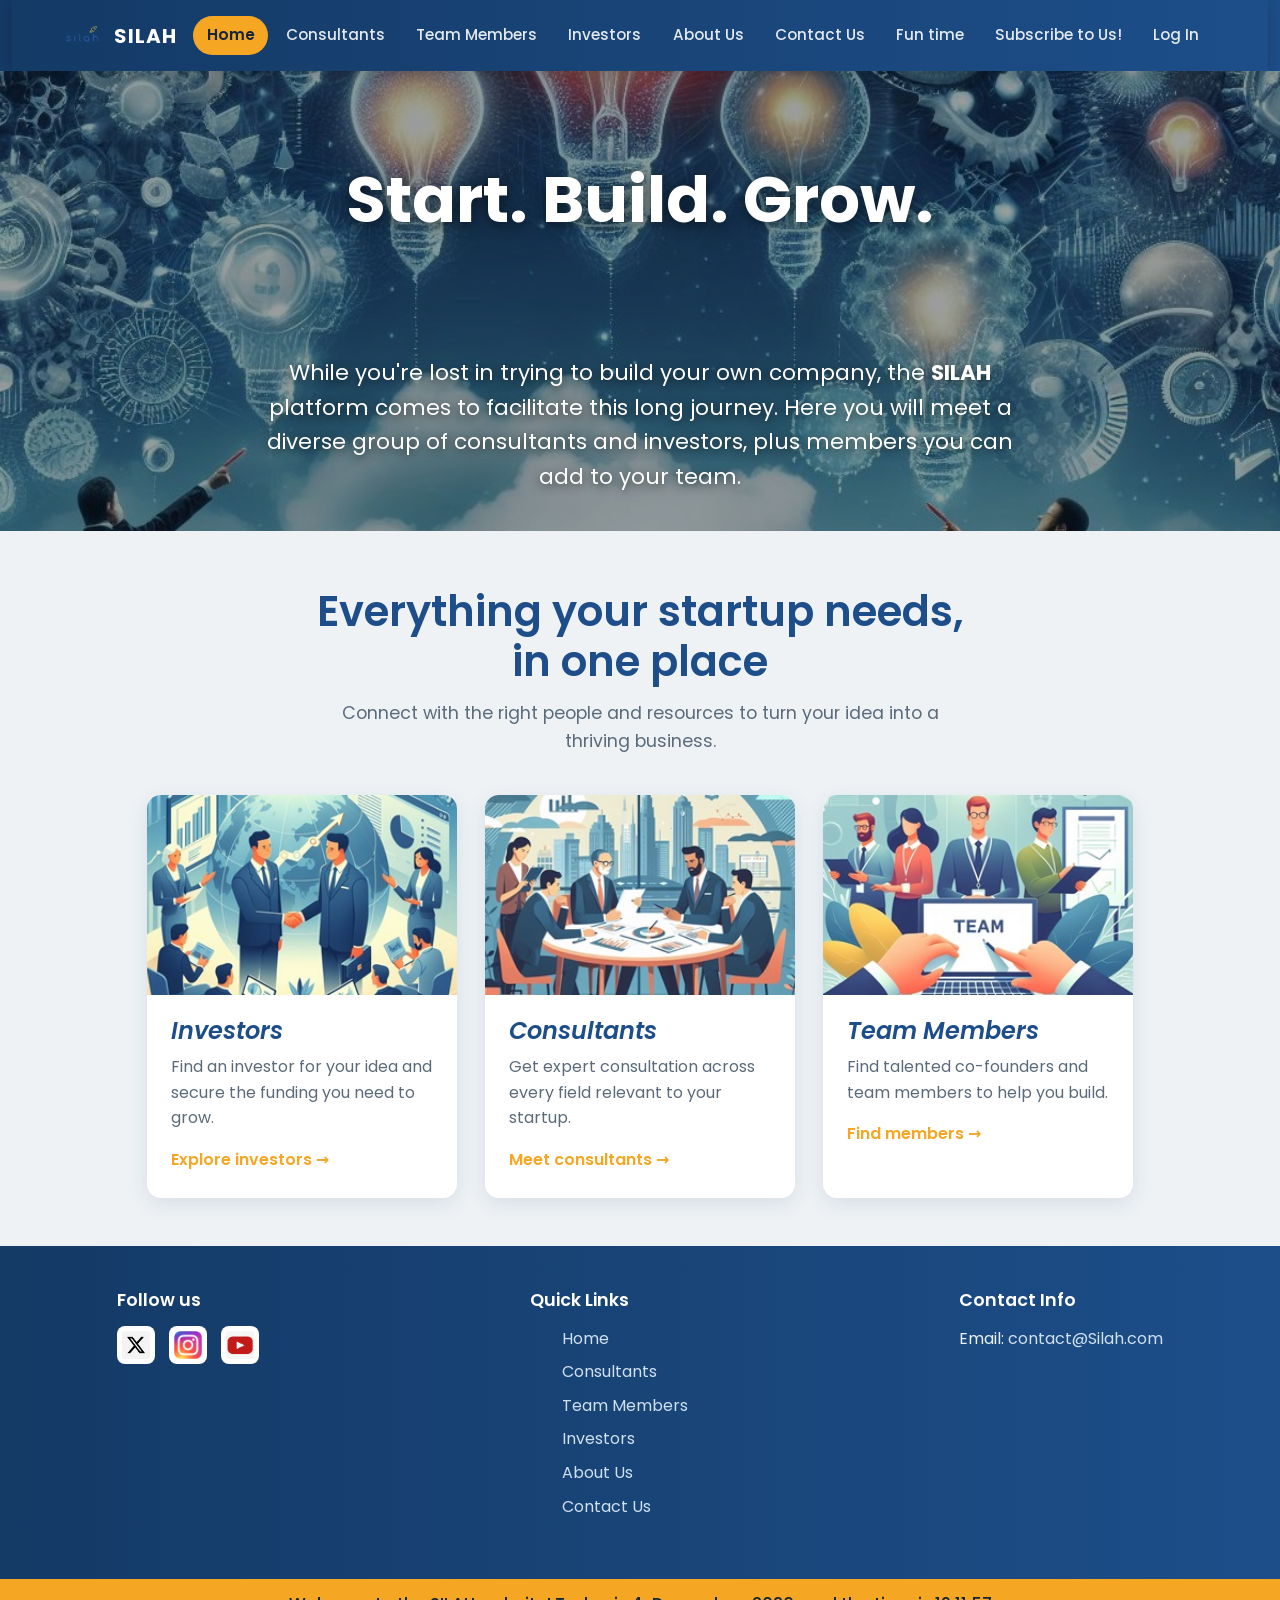
<file: index.html>
<!DOCTYPE html>
<html lang="en">

<head>
    <meta charset="UTF-8">
    <meta name="viewport" content="width=device-width, initial-scale=1.0">
    <title>SILAH — Start. Build. Grow.</title>

    <link href="https://cdn.jsdelivr.net/npm/bootstrap@5.2.3/dist/css/bootstrap.min.css" rel="stylesheet">
    <script src="https://cdn.jsdelivr.net/npm/bootstrap@5.2.3/dist/js/bootstrap.bundle.min.js"></script>

    <style>
        @import url("assets/css/style.css");

        /* hero wrapper keeps the overlay text positioned over the image */
        .hero { position: relative; }
    </style>
</head>

<body>

    <header>
        <div class="container-fluid">
            <nav class="navbar navbar-expand-sm navbar-dark">
                <a class="navbar-brand" href="index.html">
                    <img src="assets/img/logo.png" alt="Logo">SILAH</a>
                <ul class="navbar-nav">
                    <li class="nav-item"><a class="nav-link active" href="index.html">Home</a></li>
                    <li class="nav-item"><a class="nav-link" href="Consultants.html">Consultants</a></li>
                    <li class="nav-item"><a class="nav-link" href="TeamMembers.html">Team Members</a></li>
                    <li class="nav-item"><a class="nav-link" href="Investors.html">Investors</a></li>
                    <li class="nav-item"><a class="nav-link" href="AboutUs.html">About Us</a></li>
                    <li class="nav-item"><a class="nav-link" href="ContactUs.html">Contact Us</a></li>
                    <li class="nav-item"><a class="nav-link" href="funpage.html">Fun time</a></li>
                    <li class="nav-item"><a class="nav-link" href="calculation.html">Subscribe to Us!</a></li>
                    <li class="nav-item"><a class="nav-link" href="login.html">Log In</a></li>
                </ul>
            </nav>
        </div>
    </header>

    <!-- Hero -->
    <div class="hero">
        <img id="image" src="assets/img/home_header.jpeg" alt="background-image">
        <div class="centered">
            <h2>Start. Build. Grow.</h2>
        </div>
        <div class="text">
            <p>While you're lost in trying to build your own company, the <strong>SILAH</strong>
               platform comes to facilitate this long journey. Here you will meet a diverse group
               of consultants and investors, plus members you can add to your team.</p>
        </div>
    </div>

    <!-- Intro -->
    <div class="intro">
        <h2>Everything your startup needs, in one place</h2>
        <p>Connect with the right people and resources to turn your idea into a thriving business.</p>
    </div>

    <!-- Feature cards -->
    <div class="feature-grid">
        <div class="feature-card">
            <img src="assets/img/home_investors.jpg" alt="Investors">
            <div class="body">
                <h3>Investors</h3>
                <p>Find an investor for your idea and secure the funding you need to grow.</p>
                <a class="more" href="Investors.html">Explore investors</a>
            </div>
        </div>

        <div class="feature-card">
            <img src="assets/img/home_consultants.jpg" alt="Consultants">
            <div class="body">
                <h3>Consultants</h3>
                <p>Get expert consultation across every field relevant to your startup.</p>
                <a class="more" href="Consultants.html">Meet consultants</a>
            </div>
        </div>

        <div class="feature-card">
            <img src="assets/img/home_team_members.jpg" alt="Team Members">
            <div class="body">
                <h3>Team Members</h3>
                <p>Find talented co-founders and team members to help you build.</p>
                <a class="more" href="TeamMembers.html">Find members</a>
            </div>
        </div>
    </div>

    <!-- Footer -->
    <footer>
        <div class="footer-container">
            <div class="logo-social">
                <h3>Follow us</h3>
                <div class="social-links">
                    <a href="https://twitter.com/"><img src="assets/img/x.jpg" alt="X"></a>
                    <a href="https://www.instagram.com/"><img src="assets/img/instagram.png" alt="Instagram"></a>
                    <a href="https://www.youtube.com/"><img src="assets/img/youtube.png" alt="YouTube"></a>
                </div>
            </div>
            <div class="quick-links">
                <h3>Quick Links</h3>
                <ul>
                    <li><a href="index.html">Home</a></li>
                    <li><a href="Consultants.html">Consultants</a></li>
                    <li><a href="TeamMembers.html">Team Members</a></li>
                    <li><a href="Investors.html">Investors</a></li>
                    <li><a href="AboutUs.html">About Us</a></li>
                    <li><a href="ContactUs.html">Contact Us</a></li>
                </ul>
            </div>
            <div class="contact-info">
                <h3>Contact Info</h3>
                <p>Email: <a href="mailto:contact@silah.com">contact@Silah.com</a></p>
            </div>
        </div>
    </footer>

    <div class="text-banner">Welcome to the SILAH website! Today is <span id="current-date"></span>, and the time is <span id="current-time"></span></div>

    <script>
        // Rotate the hero background image every 1.5 seconds.
        let image = document.getElementById("image");
        let images = ['assets/img/home.jpeg', 'assets/img/home.jpg', 'assets/img/home1.jpg'];
        setInterval(function () {
            let random = Math.floor(Math.random() * images.length);
            image.src = images[random];
        }, 1500);

        // Live date and time in the announcement banner.
        const months = ["January", "February", "March", "April", "May", "June", "July",
                        "August", "September", "October", "November", "December"];
        function updateDateTime() {
            const now = new Date();
            const date = now.getDate() + "-" + months[now.getMonth()] + "-" + now.getFullYear();
            const time = now.getHours() + ":" + String(now.getMinutes()).padStart(2, '0') +
                         ":" + String(now.getSeconds()).padStart(2, '0');
            document.getElementById("current-time").innerHTML = time;
            document.getElementById("current-date").innerHTML = date;
        }
        updateDateTime();
        setInterval(updateDateTime, 1000);
    </script>

</body>
</html>
</file>
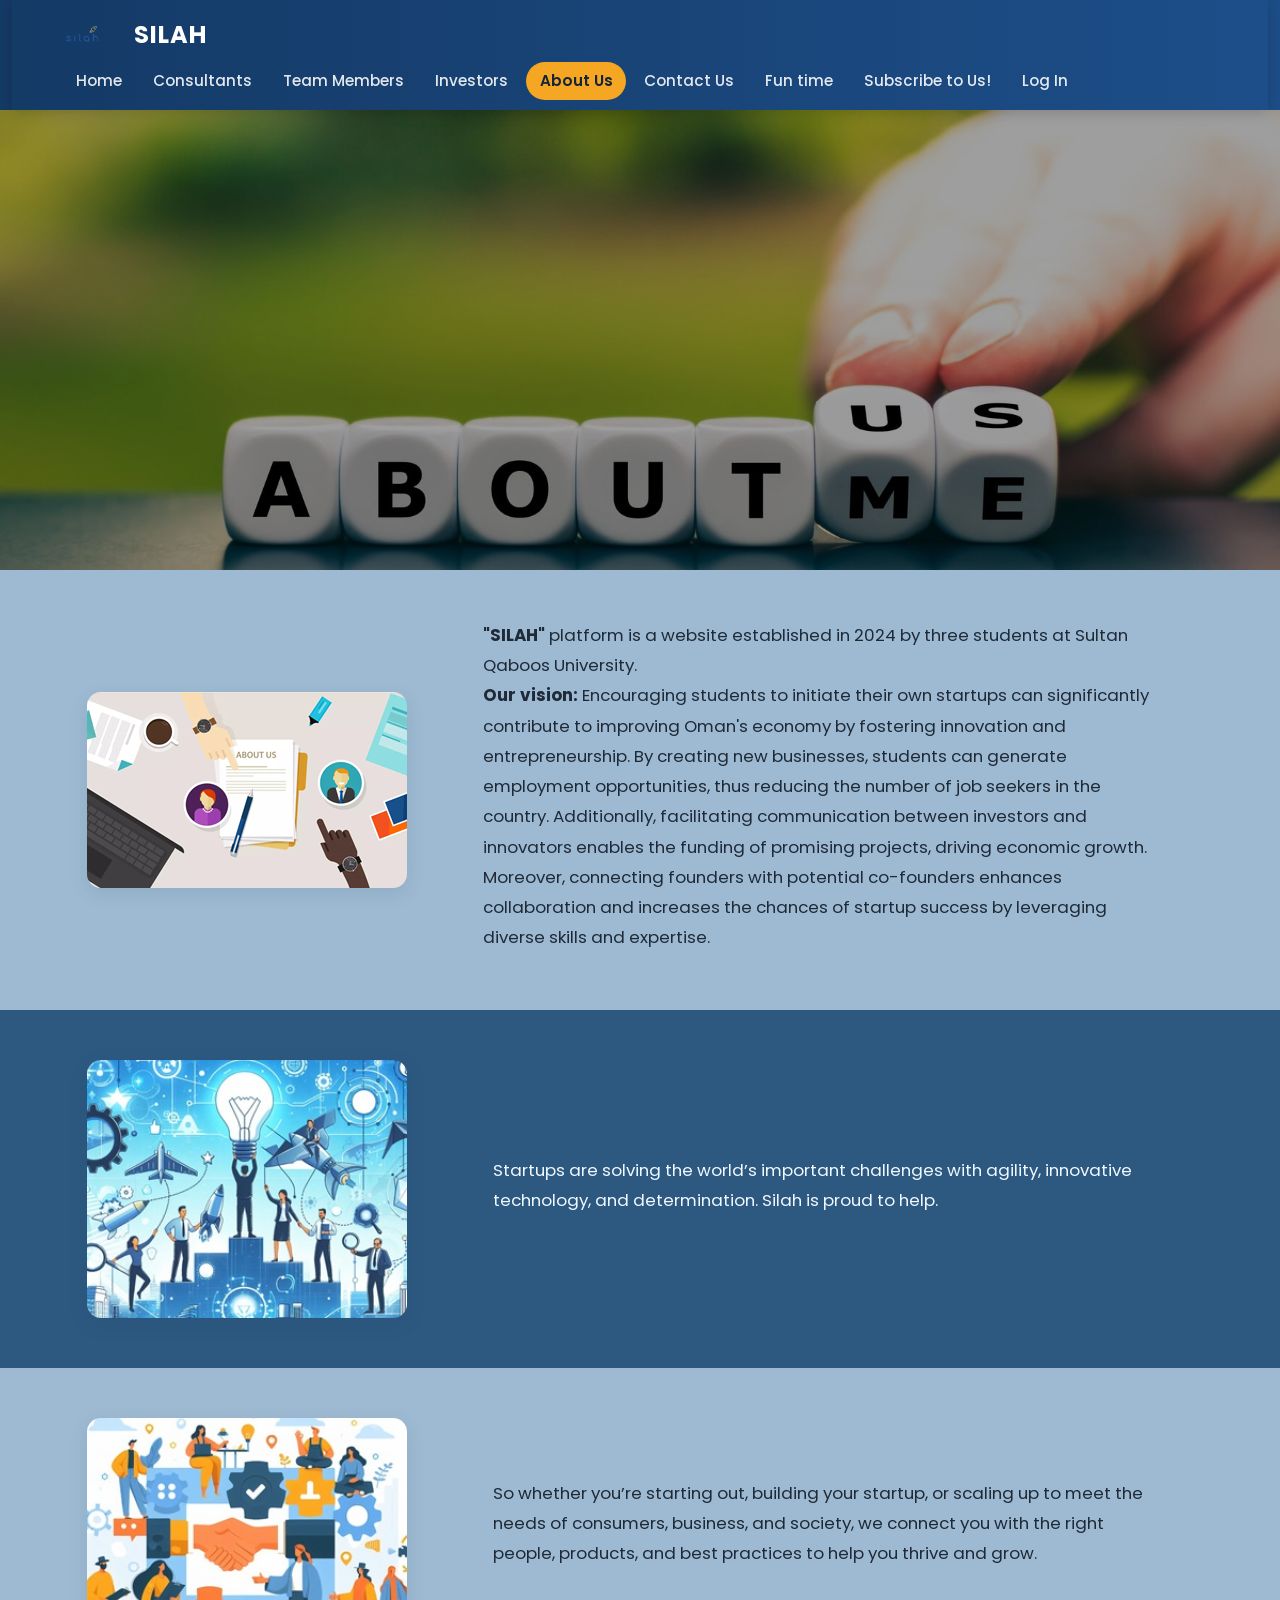
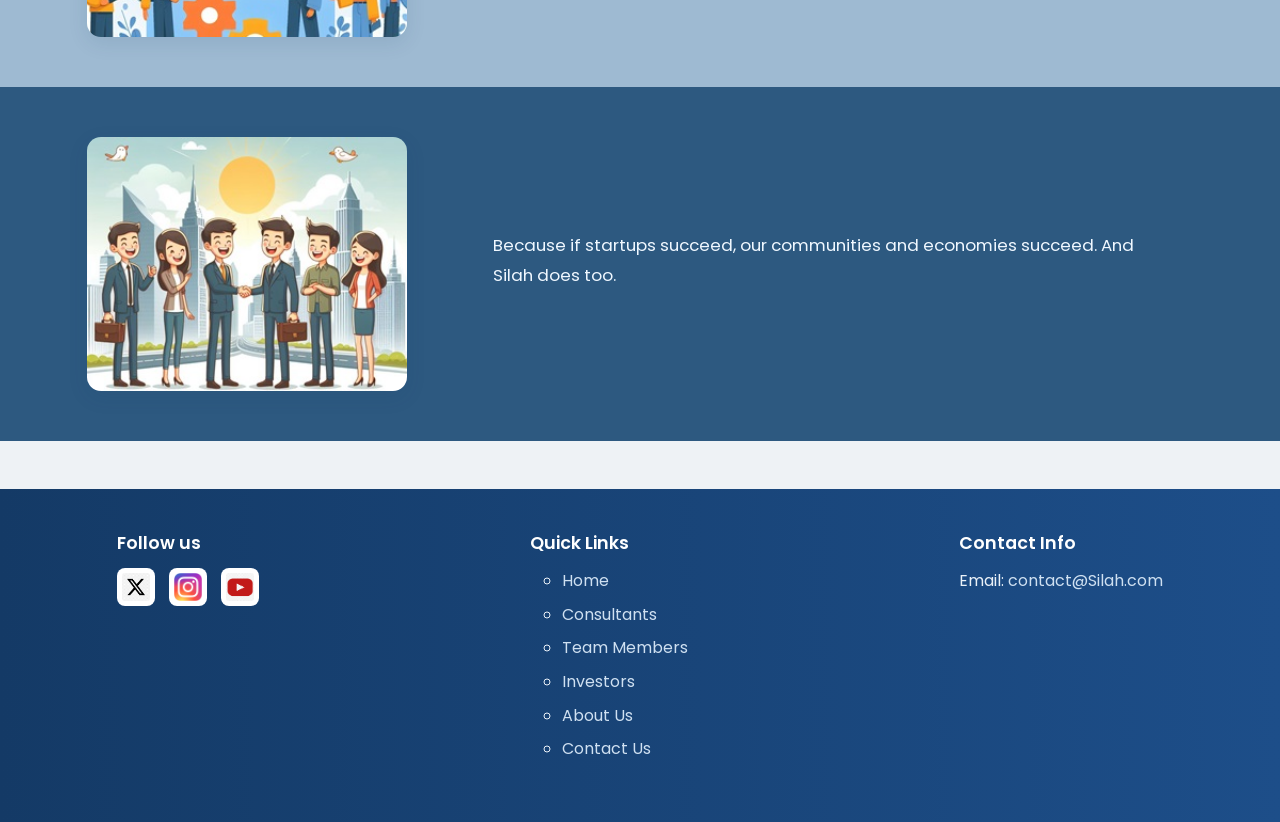
<file: AboutUs.html>
<html xmlns = ″http://www.w3.org/1999/xhtml″>
    
<head>
    <link href="https://cdn.jsdelivr.net/npm/bootstrap@5.2.3/dist/css/bootstrap.min.css" rel="stylesheet">
    <script src="https://cdn.jsdelivr.net/npm/bootstrap@5.2.3/dist/js/bootstrap.bundle.min.js"></script>

    <title>About Us</title>

    <style>

        @import url("assets/css/style.css");

        h2{
            font-size: 70px;
            text-align: center;}
        .centered{transform: translate(-50%, -50%);}

        div.photo-desc{display: flex;
                    align-items: center;
                    background-color: rgb(158, 186, 210);}
        div.photo-desc h3{padding: 10px 20px;
                       background-color: rgb(158, 186, 210);}

        div.photo-desc2{display: flex;
                    align-items: center;
                    background-color: rgb(45, 89, 128);}
        div.photo-desc2 h3{padding: 10px 20px;
                        background-color: rgb(45, 89, 128);
                        color: aliceblue;}
        a{color:black}
        


    </style>
</head>
<body>
    <header>

        <div class="container-fluid" style="background-color:steelblue">
            <nav class="navbar navbar-expand-sm navbar-dark"> 
                <a class="navbar-brand" href="index.html" style="font-size:x-large; margin-right: 20px;">
                    <img src="assets/img/logo.png" alt="Logo" class="d-inline-block align-text-top" style="margin-right: 20px;">SILAH</a>
                <ul class="navbar-nav" style="text-align: end;">
                    
                    <li class="nav-item"><a class="nav-link text-white" href="index.html">Home</a></li>
                    <li class="nav-item"><a class="nav-link text-white" href="Consultants.html">Consultants</a></li>
                    <li class="nav-item"><a class="nav-link text-white" href="TeamMembers.html">Team Members</a></li>
                    <li class="nav-item"><a class="nav-link text-white" href="Investors.html">Investors</a></li>
                    <li class="nav-item"><a class="nav-link text-white active bg-secondary" href="AboutUs.html">About Us</a></li>
                    <li class="nav-item"><a class="nav-link text-white" href="ContactUs.html">Contact Us</a></li>
                    <li class="nav-item"><a class="nav-link text-white" href="funpage.html">Fun time</a></li>
                    <li class="nav-item"><a class="nav-link text-white" href="calculation.html">Subscribe to Us!</a></li>
                    <li class="nav-item"><a class="nav-link text-white" href="login.html">Log In</a></li>
                </ul>
            </nav>
        </div>
    </header>

        <img id="image" src="assets/img/aboutus_header.jpg" alt="background-image" style="width:100%;">
     
    

    <div class="photo-desc"  > 
        <img src="assets/img/aboutus_1.png" alt="about us" style="margin-left: 10px;">
        </br>
        <h3> <strong>"SILAH"</strong> platform is a website established in 2024 by three students at Sultan Qaboos University.   </br>   
        <strong>Our vision:</strong>  Encouraging students to initiate their own startups can significantly contribute to improving Oman's economy by fostering innovation and entrepreneurship. By creating new businesses, students can generate employment opportunities, thus reducing the number of job seekers in the country. Additionally, facilitating communication between investors and innovators enables the funding of promising projects, driving economic growth. Moreover, connecting founders with potential co-founders enhances collaboration and increases the chances of startup success by leveraging diverse skills and expertise. </h3>     
        </br>
    </div>

    <div class="photo-desc2" > 
        <img src="assets/img/aboutus_2.jpeg" alt="about us" style="margin: 10px 10px;">
        </br>
        <h3> Startups are solving the world’s important challenges with agility, innovative technology, and determination. Silah is proud to help. </h3>     
        </br>
    </div>

    <div class="photo-desc" > 
        <img src="assets/img/aboutus_3.jpeg" alt="about us" style="margin: 10px 10px;">
        </br>
        <h3>So whether you’re starting out, building your startup, or scaling up to meet the needs of consumers, business, and society, we connect you with the right people, products, and best practices to help you thrive and grow. </h3>     
        </br>
    </div>

    <div class="photo-desc2" > 
        <img src="assets/img/aboutus_4.jpeg" alt="about us" style="margin: 10px 10px;">
        </br>
        <h3> Because if startups succeed, our communities and economies succeed. And Silah does too.</h3>     
        </br>
    </div>

    <footer style="background-color:steelblue">
        <div class="footer-container">
            <div class="logo-social">
            <h3>Follow us</h3>
            <div class="social-links" >
                <a href="https://twitter.com/"><img src="assets/img/x.jpg" width="40px"></a>
                <a href="https://www.instagram.com/"><img src="assets/img/instagram.png" width="40px"></a>
                <a href="https://www.youtube.com/"><img src="assets/img/youtube.png"  width="40px"></a>
            </div>
        </div>
        <div class="Quick links">
            <h3>Quick Links</h3>
            <ul style="list-style-type: circle;">
                <li><a href="index.html" >Home</a></li>
                <li><a href="Consultants.html">Consultants</a></li>
                <li><a href="TeamMembers.html">Team Members</a></li>
                <li><a href="Investors.html">Investors</a></li>
                <li><a href="AboutUs.html">About Us</a></li>
                <li><a href="ContactUs.html">Contact Us</a></li>
            </ul>
        </div>
        <div class="contact info">
            <h3>Contact Info</h3>
            <p>Email: <a href="mailto: s137312@student.squ.edu.om">contact@Silah.com</a></p>
        </div>
    </div>
    </footer>


</body>
</html>
</file>
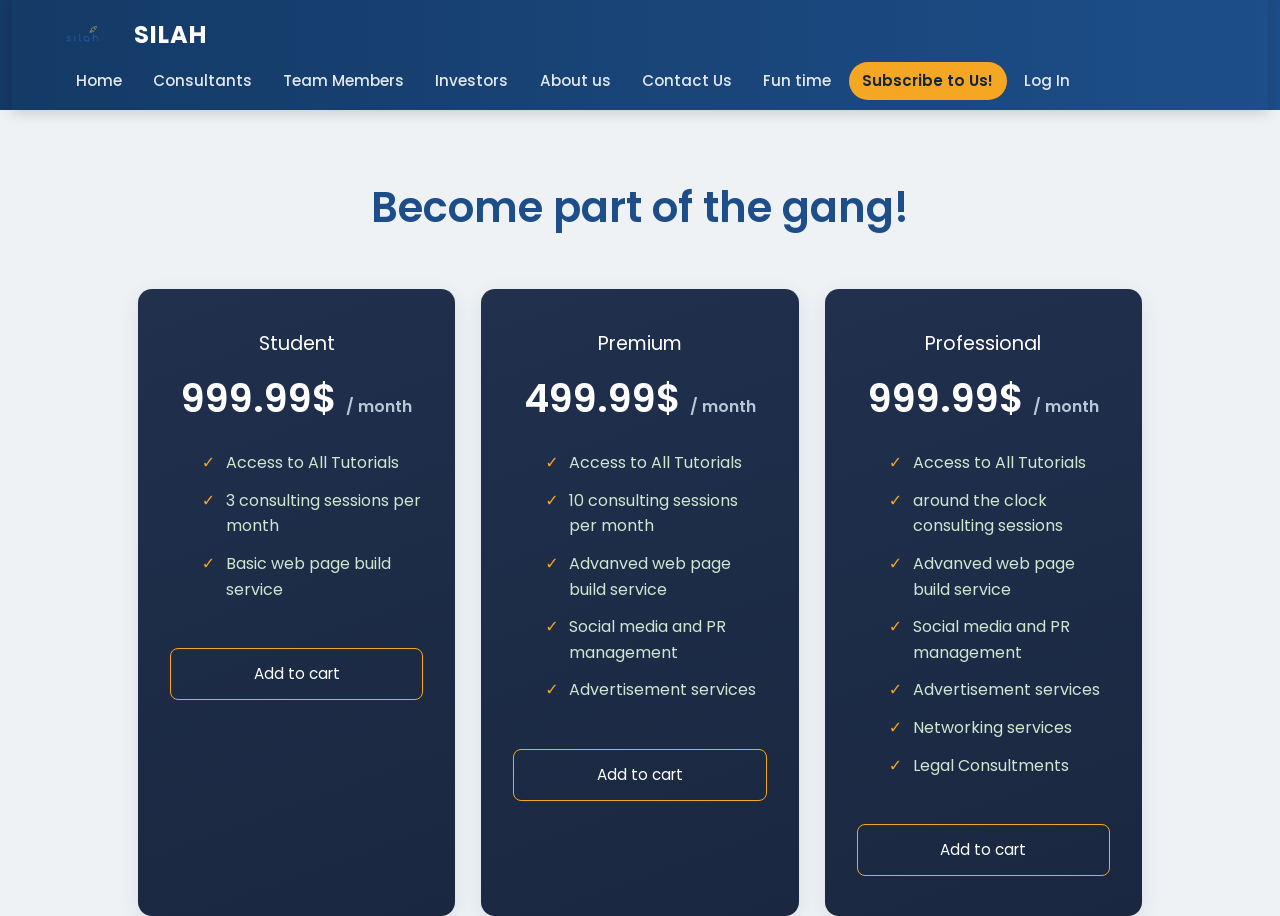
<file: calculation.html>
<html xmlns = ″http://www.w3.org/1999/xhtml″>
    
<head>
    <link href="https://cdn.jsdelivr.net/npm/bootstrap@5.2.3/dist/css/bootstrap.min.css" rel="stylesheet">
    <script src="https://cdn.jsdelivr.net/npm/bootstrap@5.2.3/dist/js/bootstrap.bundle.min.js"></script>

    <title>Subscription</title>
    <link rel="stylesheet" href="assets/css/style.css">




</head>
<body>
    <header>

        <div class="container-fluid" style="background-color:#4682b4">
            <nav class="navbar navbar-expand-sm navbar-dark"> 
                <a class="navbar-brand" href="index.html" style="font-size:x-large; margin-right: 20px;">
                    <img src="assets/img/logo.png" alt="Logo" class="d-inline-block align-text-top" style="margin-right: 20px;">SILAH</a>
                <ul class="navbar-nav" style="text-align: end;">
                    
                    <li class="nav-item"><a class="nav-link text-white" href="index.html">Home</a></li>
                    <li class="nav-item"><a class="nav-link text-white" href="Consultants.html">Consultants</a></li>
                    <li class="nav-item"><a class="nav-link text-white" href="TeamMembers.html">Team Members</a></li>
                    <li class="nav-item"><a class="nav-link text-white" href="Investors.html">Investors</a></li>
                    <li class="nav-item"><a class="nav-link text-white" href="AboutUs.html">About us</a></li>
                    <li class="nav-item"><a class="nav-link text-white" href="ContactUs.html">Contact Us</a></li>
                    <li class="nav-item"><a class="nav-link text-white" href="funpage.html">Fun time</a></li>
                    <li class="nav-item"><a class="nav-link text-white active bg-secondary" href="calculation.html">Subscribe to Us!</a></li>
                    <li class="nav-item"><a class="nav-link text-white" href="login.html">Log In</a></li>
                </ul>
            </nav>
        </div>
    </header>

    <div class="container">
        <br>
        <h2>Become part of the gang!</h2>
        <div class="price-row">
            <div class="price-column">
                <p>Student</p>
                <h3>999.99$ <span>/ month</span></h3>
                <ul>
                    <li>Access to All Tutorials</li>
                    <li>3 consulting sessions per month</li>
                    <li>Basic web page build service</li>
                </ul>
                <button id="student_addToCart">Add to cart</button>
            </div>
            <div class="price-column">
                <p>Premium</p>
                <h3>499.99$ <span>/ month</span></h3>
                <ul>
                    <li>Access to All Tutorials</li>
                    <li>10 consulting sessions per month</li>
                    <li>Advanved web page build service</li>
                    <li>Social media and PR management</li>
                    <li>Advertisement services</li>
                </ul>
                <button id="Premium_addToCart">Add to cart</button>
            </div>
            <div class="price-column">
                <p>Professional</p>
                <h3>999.99$ <span>/ month</span></h3>
                <ul>
                    <li>Access to All Tutorials</li>
                    <li> around the clock consulting sessions</li>
                    <li>Advanved web page build service</li>
                    <li>Social media and PR management</li>
                    <li>Advertisement services</li>
                    <li>Networking services</li>
                    <li>Legal Consultments</li>
                </ul>
                <button id="pro_addToCart">Add to cart</button>
            </div>
        </div>
    </div>
    <script src="assets/js/planRetrieve.js"></script>

</body>
</file>
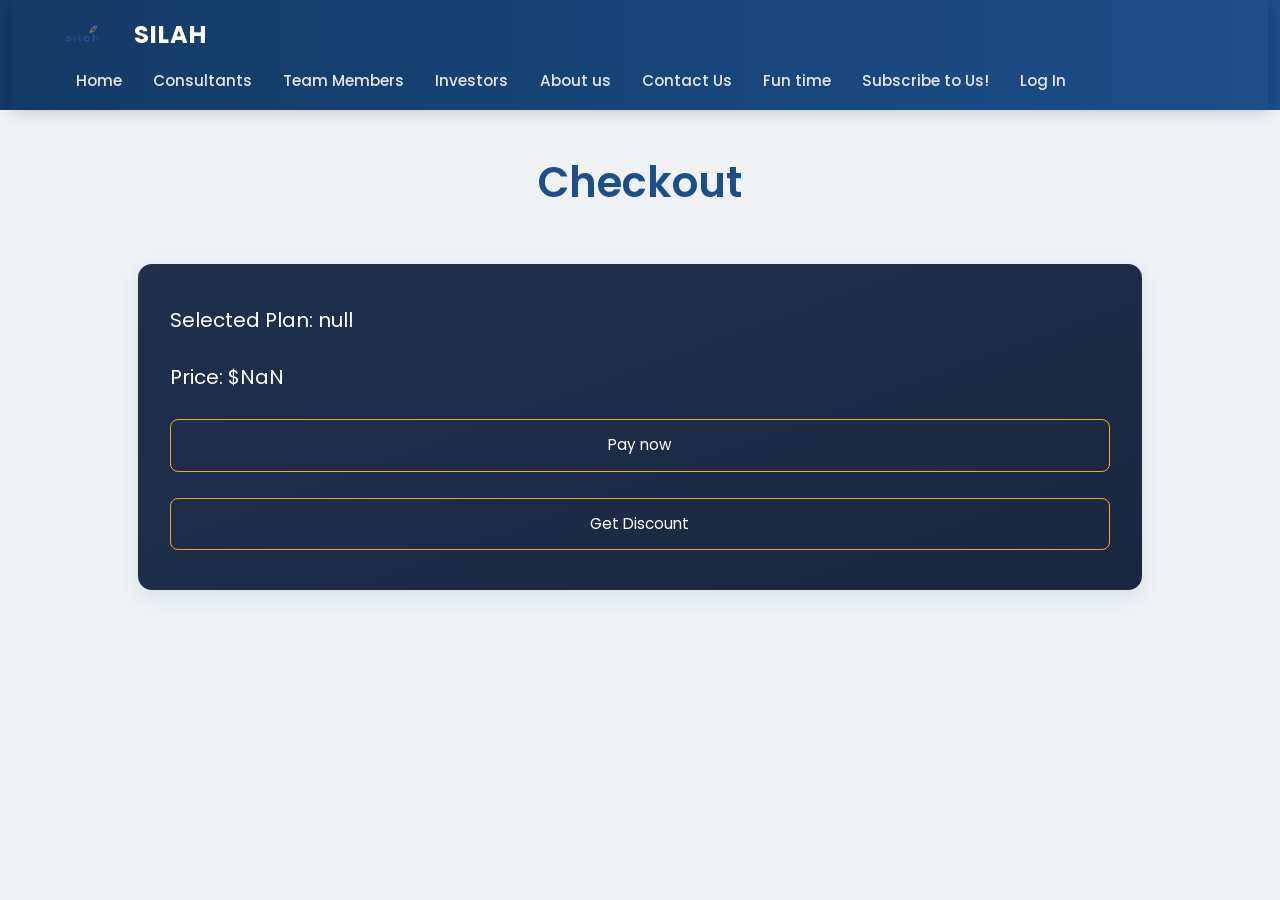
<file: checkout.html>
<html xmlns = ″http://www.w3.org/1999/xhtml″>
    
<head>
    <link href="https://cdn.jsdelivr.net/npm/bootstrap@5.2.3/dist/css/bootstrap.min.css" rel="stylesheet">
    <script src="https://cdn.jsdelivr.net/npm/bootstrap@5.2.3/dist/js/bootstrap.bundle.min.js"></script>

    <title>checkout</title>
    <link rel="stylesheet" href="assets/css/style.css">




</head>
<body>
    <header>

        <div class="container-fluid" style="background-color:#4682b4">
            <nav class="navbar navbar-expand-sm navbar-dark"> 
                <a class="navbar-brand" href="index.html" style="font-size:x-large; margin-right: 20px;">
                    <img src="assets/img/logo.png" alt="Logo" class="d-inline-block align-text-top" style="margin-right: 20px;">SILAH</a>
                <ul class="navbar-nav" style="text-align: end;">
                    
                    <li class="nav-item"><a class="nav-link text-white" href="index.html">Home</a></li>
                    <li class="nav-item"><a class="nav-link text-white" href="Consultants.html">Consultants</a></li>
                    <li class="nav-item"><a class="nav-link text-white" href="TeamMembers.html">Team Members</a></li>
                    <li class="nav-item"><a class="nav-link text-white" href="Investors.html">Investors</a></li>
                    <li class="nav-item"><a class="nav-link text-white" href="AboutUs.html">About us</a></li>
                    <li class="nav-item"><a class="nav-link text-white" href="ContactUs.html">Contact Us</a></li>
                    <li class="nav-item"><a class="nav-link text-white" href="funpage.html">Fun time</a></li>
                    <li class="nav-item"><a class="nav-link text-white" href="calculation.html">Subscribe to Us!</a></li>
                    <li class="nav-item"><a class="nav-link text-white" href="login.html">Log In</a></li>
                </ul>
            </nav>
        </div>
    </header>

    <div class="container">
        <h2>Checkout</h2>
        <div class="plan-details">
            <div class="specs">
                <div id="selectedPlan" class="planName"></div>
                <br>
                <div id="selectedPrice" class="planPrice"></div>

                <button id="pay">Pay now</button>
                <button id="recieveDis" onclick="displayDiscountProblem()">Get Discount</button>
            </div>
        </div>
    </div>
    <div class="modal" id="discountModal" style="display:none;">
        <div class="modal-content">
            <span class="close">&times;</span>
            <img id="mathQuestionImage" alt="Math Question" style="width:100%;">
            <input type="text" id="answerInput" placeholder="Enter your answer">
            <button onclick="submitAnswer()">Submit</button>
        </div>
    </div>    
    <script>
        // Retrieve the plan name and price from sessionStorage, where they were stored on a previous page
        const selectedPlan = sessionStorage.getItem('selectedPlan'); // Retrieve the name of the selected plan
        var selectedPrice = parseFloat(sessionStorage.getItem('selectedPrice')); // Retrieve the price of the selected plan and convert it to a number
    
        // Display the retrieved plan name and price in the designated HTML elements
        document.getElementById('selectedPlan').textContent = 'Selected Plan: ' + selectedPlan; // Set the text content of the 'selectedPlan' element to show the plan name
        document.getElementById('selectedPrice').textContent = 'Price: $' + selectedPrice.toFixed(2); // Set the text content of the 'selectedPrice' element to show the price formatted to two decimal places
    </script>    
    <script src="assets/js/planRetrieve.js"></script>
</body>
</file>
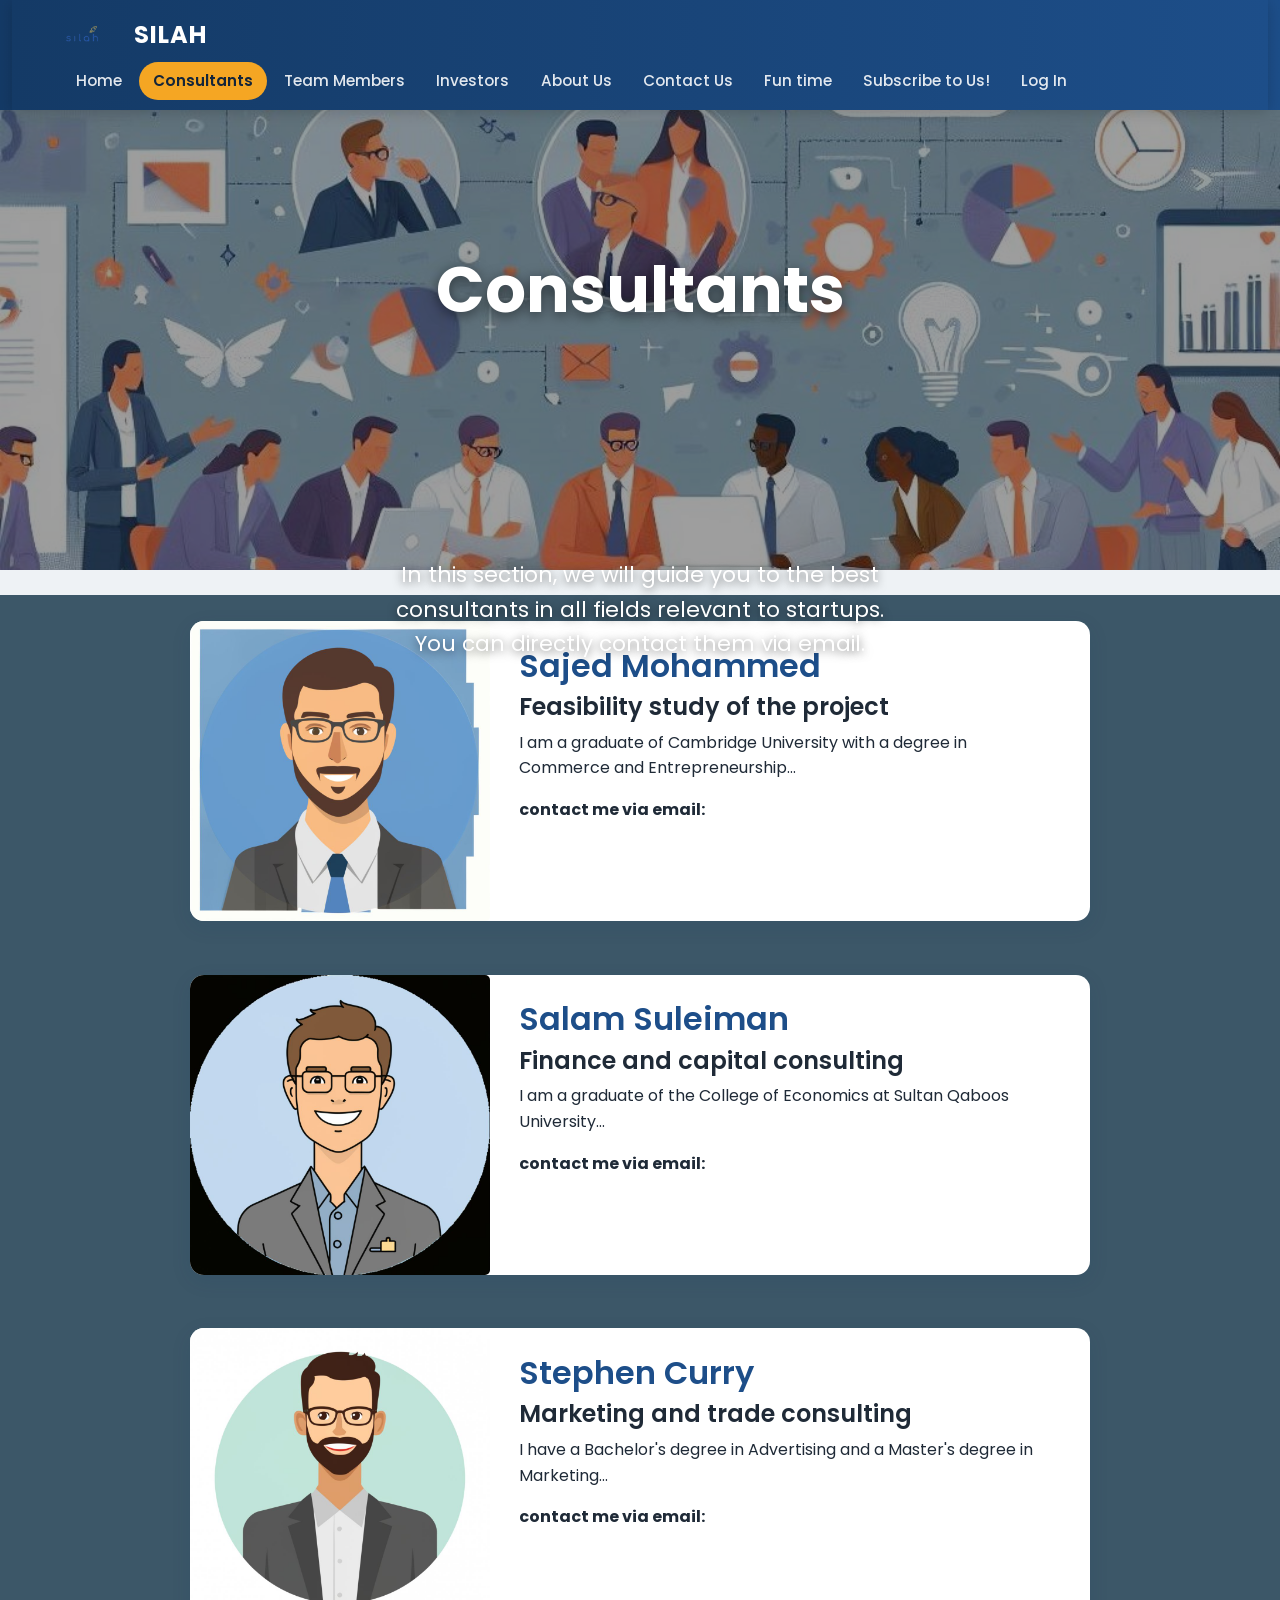
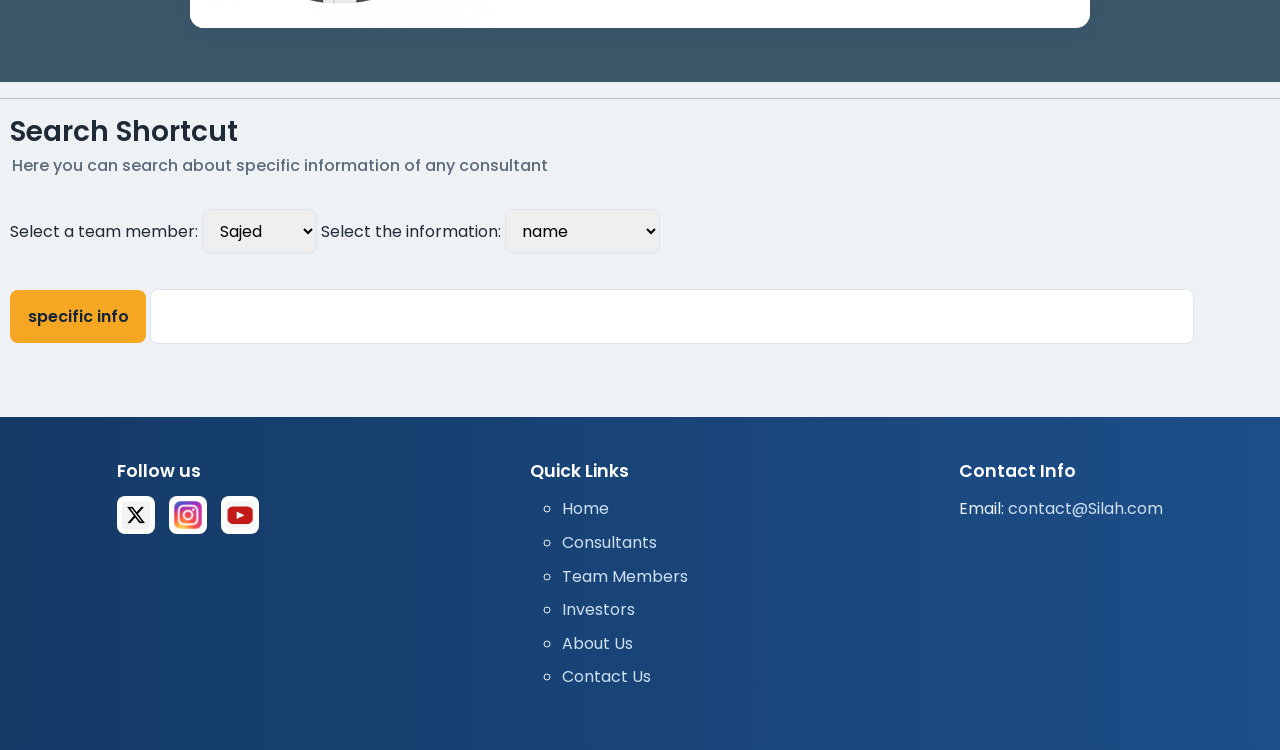
<file: Consultants.html>
<html xmlns = ″http://www.w3.org/1999/xhtml″>
<head>
    <title>Investors</title>
    
    <link href="https://cdn.jsdelivr.net/npm/bootstrap@5.2.3/dist/css/bootstrap.min.css" rel="stylesheet">
    <script src="https://cdn.jsdelivr.net/npm/bootstrap@5.2.3/dist/js/bootstrap.bundle.min.js"></script>
    

    <style>
        @import url("assets/css/style.css");

        
        .header{
            float: left;
            

        }
        .link{
            float: right;
            color: black;
            
        }    
        a{color:black}


    </style>
    

</head>
<body>



    <header>

        <div class="container-fluid" style="background-color:steelblue">
            <nav class="navbar navbar-expand-sm navbar-dark"> 
                <a class="navbar-brand" href="index.html" style="font-size:x-large; margin-right: 20px;">
                    <img src="assets/img/logo.png" alt="Logo" class="d-inline-block align-text-top" style="margin-right: 20px;">SILAH</a>
                <ul class="navbar-nav" style="text-align: end;">
                    
                    <li class="nav-item"><a class="nav-link text-white" href="index.html">Home</a></li>
                    <li class="nav-item"><a class="nav-link text-white active bg-secondary" href="Consultants.html">Consultants</a></li>
                    <li class="nav-item"><a class="nav-link text-white" href="TeamMembers.html">Team Members</a></li>
                    <li class="nav-item"><a class="nav-link text-white" href="Investors.html">Investors</a></li>
                    <li class="nav-item"><a class="nav-link text-white" href="AboutUs.html">About Us</a></li>
                    <li class="nav-item"><a class="nav-link text-white" href="ContactUs.html">Contact Us</a></li>
                    <li class="nav-item"><a class="nav-link text-white" href="funpage.html">Fun time</a></li>
                    <li class="nav-item"><a class="nav-link text-white" href="calculation.html">Subscribe to Us!</a></li>
                    <li class="nav-item"><a class="nav-link text-white" href="login.html">Log In</a></li>
                </ul>
            </nav>
        </div>
    </header>

        <img id="image" src="assets/img/consultants_header.jpg" alt="background-image" style="width:100%;">
        
        <div class="centered"></br></br></br>
            <h2 font-size="100px">Consultants</h2></div>
        </br>
         <div class="text" ><p>In this section, we will guide you to the best</br>
                              consultants in all fields relevant to startups.</br>
                              You can directly contact them via email.</p></div>    
    



    <div style="background-color: rgb(60, 87, 104);">
    </br>
    <div class="card text-white bg-secondary mb-3" style="width:900px;">
        <div class="row g-0">
            <div class="col-md-4">
                <img class="card-img" src="assets/img/consultant_pic1.jpg" alt="person pic">
            </div>
            <div class="col-md-8">
            <div class="card-body">
                <h2 class="card-title" id="S1"></h2>
                <h4 class="card-text" id="S2"></h4>
                <p class="card-text" id="S3"><br></p>
                <strong>contact me via email: </strong> <div id="S4" style="display: inline-block;"></div>  
            </div>
        </div>
    </div>
    </div>
    <br/>



    
    <div class="card text-white bg-secondary mb-3" style="width:900px;">
        <div class="row g-0">
            <div class="col-md-4">
                <img class="card-img" src="assets/img/consultant_pic2.jpg" alt="person pic">
            </div>
            <div class="col-md-8">
            <div class="card-body">
                <h2 class="card-title" id="A1"></h2>
                <h4 class="card-text" id="A2"></h4>
                <p class="card-text" id="A3"><br></p>
                <strong>contact me via email: </strong> <div id="A4" style="display: inline-block;"></div>  
            </div>
        </div>
    </div>
    </div>
    <br/>




    <div class="card text-white bg-secondary mb-3" style="width:900px;">
        <div class="row g-0">
            <div class="col-md-4">
                <img class="card-img" src="assets/img/consultant_pic3.jpg" alt="person pic">
            </div>
            <div class="col-md-8">
            <div class="card-body">
                <h2 class="card-title" id="T1"></h2>
                <h4 class="card-text" id="T2"></h4>
                <p class="card-text" id="T3"><br></p>
                <strong>contact me via email: </strong> <div id="T4" style="display: inline-block;"></div>  
            </div>
        </div>
    </div>
    </div>
    <br/>
    </div>

    <hr>
    <h3 style="margin-left: 10px;">Search Shortcut</h3>
    <h5 style="margin-left: 12px;">Here you can search about specific information of any consultant</h5> <br>
    
    <form method="post" style="margin-left: 10px;">
        <div>
            Select a team member: 
                <select name="consultantM" id="consultantSelect">
                    <option value="0">Sajed</option>
                    <option value="1">Salam</option>
                    <option value="2">Stephen</option>
                </select>
        
        
            Select the information:
            <select name="information" id="infoSelect">
                <option value="name">name</option>
                <option value="Specialization">Specialization</option>
                <option value="cv">cv</option>
                <option value="email">email</option>
            </select>
        </div> <br>
        
        <input type="button" value="specific info" onclick="findInfo();"/>
        <input type = "text"  size="70"  id = "infoOutput" onfocus = "this.blur();" />

    </form>
    <br>

    <footer style="background-color:steelblue">
        <div class="footer-container">
            <div class="logo-social">
            <h3>Follow us</h3>
            <div class="social-links" >
                <a href="https://twitter.com/"><img src="assets/img/x.jpg" width="40px"></a>
                <a href="https://www.instagram.com/"><img src="assets/img/instagram.png" width="40px"></a>
                <a href="https://www.youtube.com/"><img src="assets/img/youtube.png"  width="40px"></a>
            </div>
        </div>
        <div class="Quick links">
            <h3>Quick Links</h3>
            <ul style="list-style-type: circle;">
                <li><a href="index.html" >Home</a></li>
                <li><a href="Consultants.html">Consultants</a></li>
                <li><a href="TeamMembers.html">Team Members</a></li>
                <li><a href="Investors.html">Investors</a></li>
                <li><a href="AboutUs.html">About Us</a></li>
                <li><a href="ContactUs.html">Contact Us</a></li>
            </ul>
        </div>
        <div class="contact info">
            <h3>Contact Info</h3>
            <p>Email: <a href="mailto: s137312@student.squ.edu.om">contact@Silah.com</a></p>
        </div>
    </div>
    </footer>
    <script>
        // Defines a constructor function for creating consultant objects with methods for accessing information.
        function consultant(name, Specialization, cv, email) {
            this.name = name;  // Consultant's name
            this.Specialization = Specialization;  // Consultant's area of specialization
            this.cv = cv;  // Consultant's curriculum vitae or background details
            this.email = email;  // Consultant's email address
        }
    
        // Create consultant objects with detailed information about each.
        var Sajed = new consultant(
            "Sajed Mohammed", "Feasibility study of the project",
            "I am a graduate of Cambridge University with a degree in Commerce and Entrepreneurship... ", 
            ""
        );
    
        var Salam = new consultant(
            "Salam Suleiman", "Finance and capital consulting",
            "I am a graduate of the College of Economics at Sultan Qaboos University... ", 
            ""
        );
    
        var Stephen = new consultant(
            "Stephen Curry", "Marketing and trade consulting",
            "I have a Bachelor's degree in Advertising and a Master's degree in Marketing... ", 
            ""
        );
    
        // Array to store the consultant objects.
        const consultantList = new Array(Sajed, Salam, Stephen);
    
        // Function to display specific information about a consultant on the webpage.
        function displayInfo(Id, indx, infoType) {
            let consultantMember = consultantList[indx];  // Access the specific consultant object from the array.
            let info = '';  // Initialize a variable to store the information to be displayed.
    
            // Decide which information to display based on the infoType argument.
            if (infoType == 'name') {
                info = consultantMember.name;
            } else if (infoType == 'Specialization') {
                info = consultantMember.Specialization;
            } else if (infoType == 'cv') {
                info = consultantMember.cv;
            } else if (infoType == 'email') {
                info = consultantMember.email;
            }
    
            // Set the HTML content of the element with the specified Id to display the information.
            document.getElementById(Id).innerHTML = info;
        }
    
        // Display initial information for each consultant by calling the displayInfo function.
        displayInfo("S1", 0, "name");
        displayInfo("S2", 0, "Specialization");
        displayInfo("S3", 0, "cv");
        displayInfo("S4", 0, "email");
    
        displayInfo("A1", 1, "name");
        displayInfo("A2", 1, "Specialization");
        displayInfo("A3", 1, "cv");
        displayInfo("A4", 1, "email");
    
        displayInfo("T1", 2, "name");
        displayInfo("T2", 2, "Specialization");
        displayInfo("T3", 2, "cv");
        displayInfo("T4", 2, "email");
    
        // Function to find and display specific information about a consultant based on user selection from dropdown menus.
        function findInfo() {
            const teamMemberIndex = document.getElementById('consultantSelect').value;  // Get the index of the selected consultant.
            const infoType = document.getElementById('infoSelect').value;  // Get the type of information to be displayed.
    
            const teamMember = consultantList[teamMemberIndex];  // Access the selected consultant object.
    
            var info = '';  // Initialize a variable to store the information to be displayed.
            // Decide which information to display based on the infoType argument.
            if (infoType == 'name') {
                info = teamMember.name;
            } else if (infoType == 'Specialization') {
                info = teamMember.Specialization;
            } else if (infoType == 'cv') {
                info = teamMember.cv;
            } else if (infoType == 'email') {
                info = teamMember.email;
            }
    
            // Set the value of the input field 'infoOutput' to display the information.
            document.getElementById('infoOutput').value = info;
        }
    </script>    
</body>
</html>
</file>
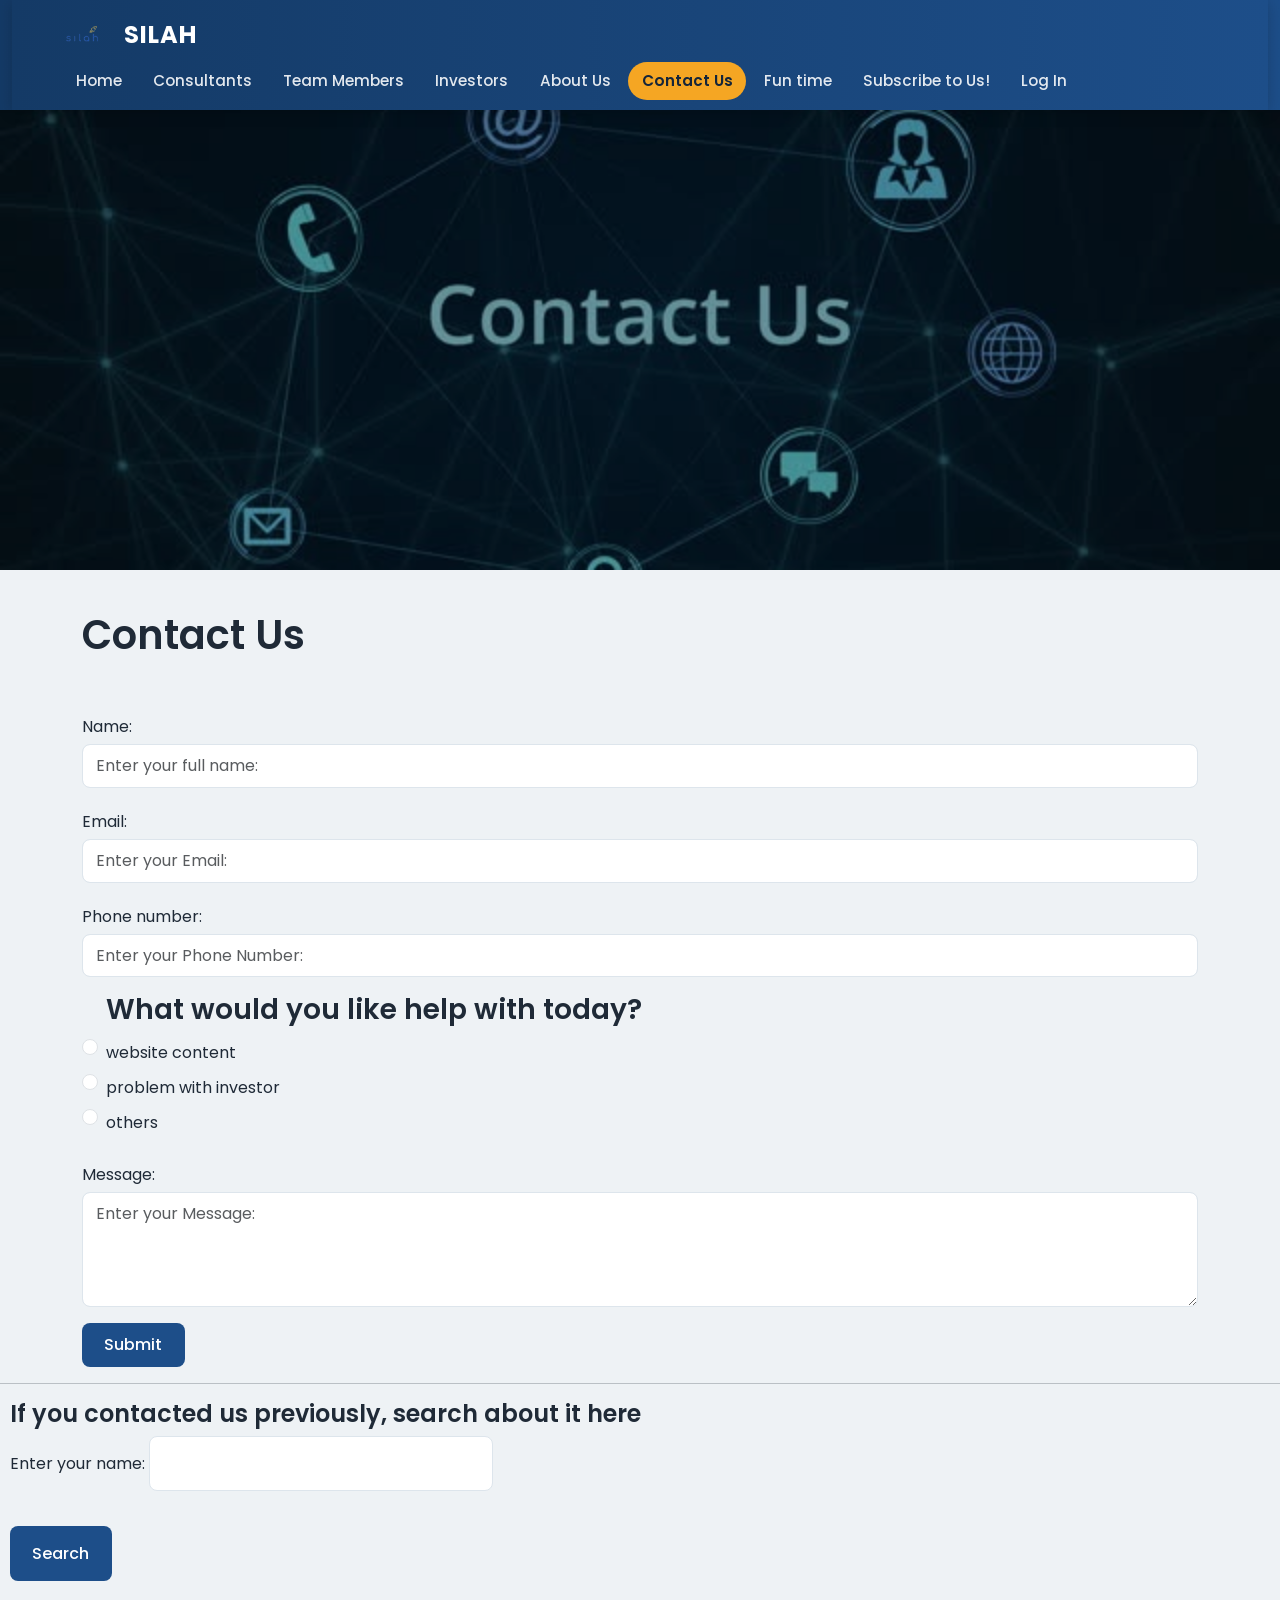
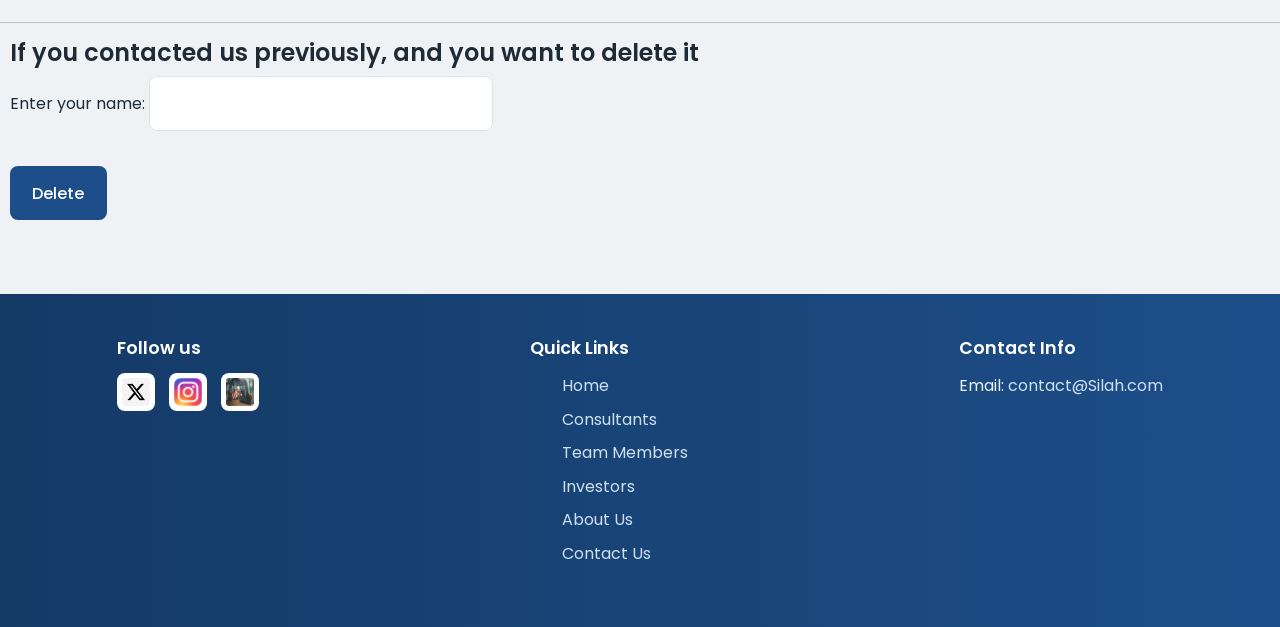
<file: ContactUs.html>
<html xmlns = ″http://www.w3.org/1999/xhtml″>
<head>
    <title>Contact Us</title>
    <link href="https://cdn.jsdelivr.net/npm/bootstrap@5.2.3/dist/css/bootstrap.min.css" rel="stylesheet">
    <script src="https://cdn.jsdelivr.net/npm/bootstrap@5.2.3/dist/js/bootstrap.bundle.min.js"></script>

    <style>@import url("assets/css/style.css");
    a{color:black}
  
    </style>
</head>
<body>
    

    <header>

        <div class="container-fluid" style="background-color:steelblue">
            <nav class="navbar navbar-expand-sm navbar-dark"> 
                <a class="navbar-brand" href="index.html" style="font-size:x-large; margin-right: 20px;">
                    <img src="assets/img/logo.png" alt="Logo" class="d-inline-block align-text-top" style="margin-right: 10px;">SILAH</a>
                <ul class="navbar-nav" style="text-align: end;">
                    
                    <li class="nav-item"><a class="nav-link text-white" href="index.html">Home</a></li>
                    <li class="nav-item"><a class="nav-link text-white" href="Consultants.html">Consultants</a></li>
                    <li class="nav-item"><a class="nav-link text-white" href="TeamMembers.html">Team Members</a></li>
                    <li class="nav-item"><a class="nav-link text-white" href="Investors.html">Investors</a></li>
                    <li class="nav-item"><a class="nav-link text-white" href="AboutUs.html">About Us</a></li>
                    <li class="nav-item"><a class="nav-link text-white active bg-secondary" href="ContactUs.html">Contact Us</a></li>
                    <li class="nav-item"><a class="nav-link text-white" href="funpage.html">Fun time</a></li>
                    <li class="nav-item"><a class="nav-link text-white" href="calculation.html">Subscribe to Us!</a></li>
                    <li class="nav-item"><a class="nav-link text-white" href="login.html">Log In</a></li>
                </ul>
            </nav>
        </div>
    </header>

        <img id="image" src="assets/img/contactus_header.jpg" alt="background-image" style="width:100%;">   
    

    <br/>
    <div class="container mt-3">    
    <h1> Contact Us </h1><br/>

    <form  name="RegForm" action="php/handle_submission.php" onsubmit="return ValidationForm()" method="post">
        <div class="mb-3 mt-3">
            <label for="name">Name:</label>
            <input type="text" id="name" name="Name" class="form-control" placeholder="Enter your full name: " >

        </div>

        <div class="mb-3 mt-3">
            <label for="email">Email:</label>
            <input type="email" id="email" name="Email" class="form-control" placeholder="Enter your Email: "  >

        </div>

        <div class="mb-3 mt-3">
            <label for="number">Phone number:</label>
            <input type="number" id="number" name="PhoneNumber" class="form-control" placeholder="Enter your Phone Number: "  >

        </div>
        <div class="form-check mb-3">
            <h3>What would you like help with today?</h3>
            <input class="form-check-input" type="radio" name="helpType" value="Product Help">
            <label  class="form-check-label">website content</label><br/>
            <input class="form-check-input" type="radio" name="helpType" value="Product " >
            <label  class="form-check-label">problem with investor</label><br/>
            <input class="form-check-input" type="radio" name="helpType" value="Product Help" >
            <label  class="form-check-label">others</label>

        </div>
        <div class="mb-3 mt-3">
            <label for="text">Message:</label>
            <textarea class="form-control" rows="4" cols="5" placeholder="Enter your Message: " name="Message" ></textarea>

        </div>
        <button type="submit" class="btn btn-primary">Submit</button>
    </form></div>

    <script>
        // This function validates the input from a registration form before submitting
        function ValidationForm() {
            // Retrieve form elements by their names
            let name = document.forms["RegForm"]["Name"];
            let email = document.forms["RegForm"]["Email"];
            let phoneNumber = document.forms["RegForm"]["PhoneNumber"];
            let select = document.forms["RegForm"]["helpType"];
            let message = document.forms["RegForm"]["Message"];
    
            // Check if the name is less than 5 characters
            if (name.value.length < 5) {
                alert("Please enter your full name!");
                name.focus();  // Focus the cursor on the name input for correction
                return false;  // Stop the form submission
            }
    
            // Check if the email is empty
            if (email.value == "") {
                alert("Please provide an Email address.");
                email.focus();  // Focus the cursor on the email input for correction
                return false;  // Stop the form submission
            }
    
            // Check if the email address format is incorrect
            if (email.value.indexOf("@") == -1 || email.value.lastIndexOf(".") == -1) {
                alert("Please provide a valid Email address!");
                email.focus();  // Focus the cursor on the email input for correction
                return false;  // Stop the form submission
            }
    
            // Check if the phone number is not 8 digits
            if (phoneNumber.value.length != 8) {
                alert("Your Phone number must be 8 digits and starting by 9 or 7");
                phoneNumber.focus();  // Focus the cursor on the phone number input for correction
                return false;  // Stop the form submission
            }
    
            // Check if any 'helpType' radio button is selected
            let isSelected = false;
            for (let i = 0; i < select.length; i++) {
                if (select[i].checked) {
                    isSelected = true;  // Set to true if any radio button is selected
                    break;
                }
            }
            if (!isSelected) {
                alert("Please select the help type.");  // Alert if no radio button is selected
                return false;  // Stop the form submission
            }
    
            // Check if the message textarea is empty
            if (message.value == "") {
                alert("Please write something.");
                message.focus();  // Focus the cursor on the message textarea for correction
                return false;  // Stop the form submission
            }
        }   
           
    </script>


    <hr>

    <form method="post" style="margin-left: 10px;" action="php/search.php">
        <h4>If you contacted us previously, search about it here</h4>
        <div>
            Enter your name: 
                <input type="text" name="contactName" id="contact">
        
        </div> <br>
        
        <input type="submit" value="Search" style="padding: 0px 2px;"/>

    </form> <br><hr>

    <form method="post" style="margin-left: 10px;" action="php/delete.php">
        <h4>If you contacted us previously, and you want to delete it</h4>
        <div>
            Enter your name: 
                <input type="text" name="contactName" id="contact">
        
        </div> <br>
        
        <input type="submit" value="Delete" style="padding: 0px 2px;"/>

    </form> <br>

   
    <!-- Footer -->
    <footer style="background-color:steelblue">
        <div class="footer-container">
            <div class="logo-social">
            <h3>Follow us</h3>
            <div class="social-links" >
                <a href="https://twitter.com/"><img src="assets/img/x.jpg" width="40px"></a>
                <a href="https://www.instagram.com/"><img src="assets/img/instagram.png" width="40px"></a>
                <a href="ContactUs.html"><img src="assets/img/conatactus.png"  width="40px"></a>
            </div>
        </div>
        <div class="Quick links">
            <h3>Quick Links</h3>
            <ul>
                <li><a href="index.html" >Home</a></li>
                <li><a href="Consultants.html">Consultants</a></li>
                <li><a href="TeamMembers.html">Team Members</a></li>
                <li><a href="Investors.html">Investors</a></li>
                <li><a href="AboutUs.html">About Us</a></li>
                <li><a href="ContactUs.html">Contact Us</a></li>
            </ul>
        </div>
        <div class="contact info">
            <h3>Contact Info</h3>
            <p>Email: <a href="mailto: s137312@student.squ.edu.om">contact@Silah.com</a></p>
        </div>
    </div>
    </footer>



</div>
</div>
</body>
</html>
</file>
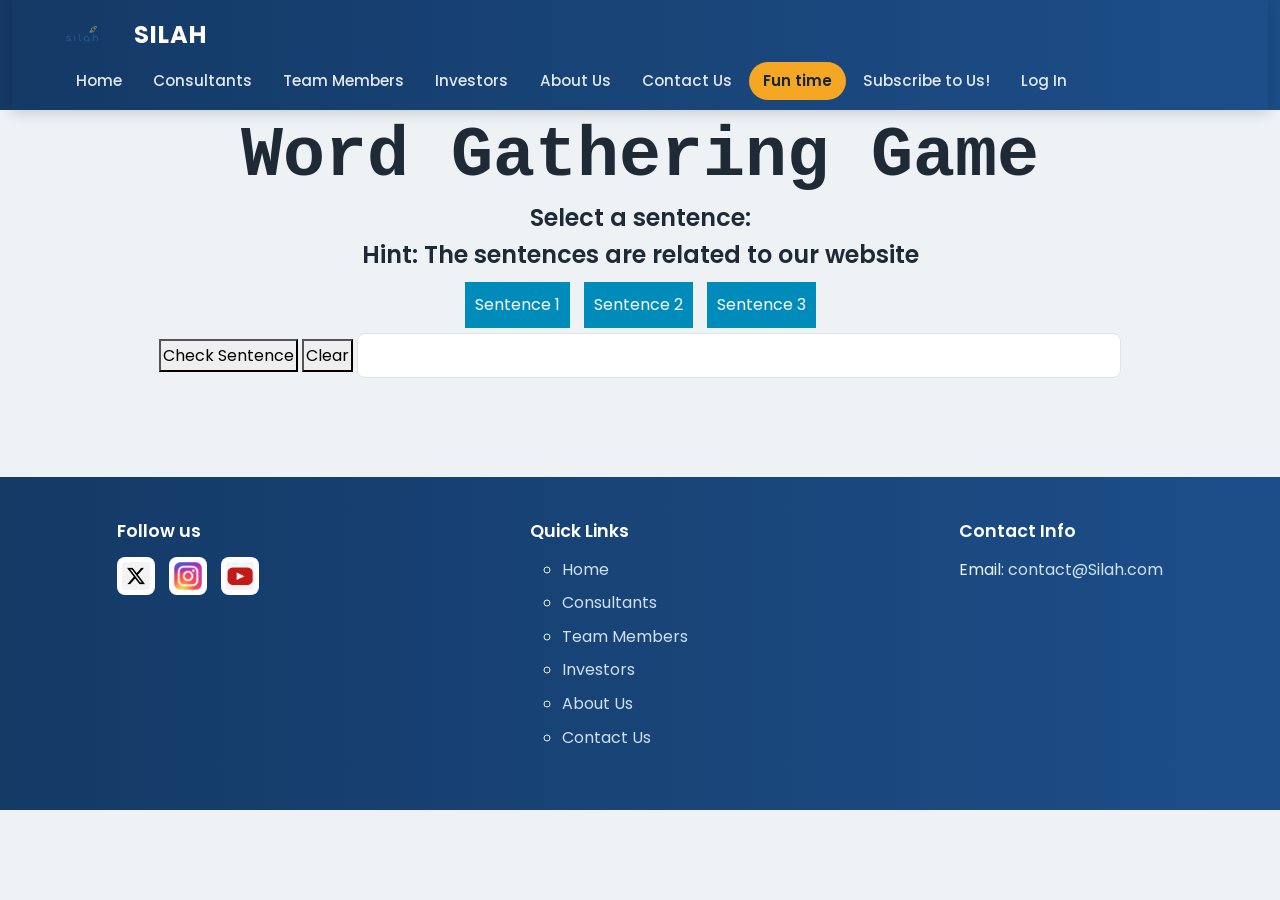
<file: funpage.html>
<html xmlns = ″http://www.w3.org/1999/xhtml″>

<head>
    
    <link href="https://cdn.jsdelivr.net/npm/bootstrap@5.2.3/dist/css/bootstrap.min.css" rel="stylesheet">
    <script src="https://cdn.jsdelivr.net/npm/bootstrap@5.2.3/dist/js/bootstrap.bundle.min.js"></script>

    <title> Fun Page </title>
    

    <style>
        @import url("assets/css/style.css");
        a{color:black}

        /*ؤenter the game in the middle of the page*/
        #game-container {
            flex: 1;
            display: flex;
            justify-content: center;
            align-items: center;
        }

        #game {
            text-align: center;
        }

        /*buttons style */
        .word-button {
            display: none; 
            padding: 10px;
            margin: 5px;
            background-color: #4CAF50;
            color: white;
            border: none;
            text-align: center;
            text-decoration: none;
            font-size: 16px;
            cursor: pointer;
        }

        /*sentence buttons style*/
        .sentence-button {
            padding: 10px;
            margin: 5px;
            background-color: #008CBA;
            color: white;
            border: none;
            text-align: center;
            text-decoration: none;
            font-size: 16px;
            cursor: pointer;
        }
    </style>

       
    </style>
</head>
<body>
    
    <header>

        <div class="container-fluid" style="background-color:steelblue">
            <nav class="navbar navbar-expand-sm navbar-dark"> 
                <a class="navbar-brand" href="index.html" style="font-size:x-large; margin-right: 20px;">
                    <img src="assets/img/logo.png" alt="Logo" class="d-inline-block align-text-top" style="margin-right: 20px;">SILAH</a>
                <ul class="navbar-nav" style="text-align: end;">
                    
                    <li class="nav-item"><a class="nav-link text-white " href="index.html">Home</a></li>
                    <li class="nav-item"><a class="nav-link text-white" href="Consultants.html">Consultants</a></li>
                    <li class="nav-item"><a class="nav-link text-white" href="TeamMembers.html">Team Members</a></li>
                    <li class="nav-item"><a class="nav-link text-white" href="Investors.html">Investors</a></li>
                    <li class="nav-item"><a class="nav-link text-white" href="AboutUs.html">About Us</a></li>
                    <li class="nav-item"><a class="nav-link text-white" href="ContactUs.html">Contact Us</a></li>
                    <li class="nav-item"><a class="nav-link text-white active bg-secondary" href="funpage.html">Fun time</a></li>
                    <li class="nav-item"><a class="nav-link text-white" href="calculation.html">Subscribe to Us!</a></li>
                    <li class="nav-item"><a class="nav-link text-white" href="login.html">Log In</a></li>
                </ul>
            </nav>
        </div>
    </header>
    <div id="game-container">
        <div id="game">
            <h1 style="margin: 5px; font-size: 70px; font-family: 'Courier New', Courier, monospace;">Word Gathering Game</h1>
            <h4>Select a sentence:</h4>
            <h4>Hint: The sentences are related to our website</h4>
            <!--initial sentence buttons-->
            <button class="sentence-button" onclick="showSentence('start')">Sentence 1</button>
            <button class="sentence-button" onclick="showSentence('keep')">Sentence 2</button>
            <button class="sentence-button" onclick="showSentence('meeting')">Sentence 3</button>

            <!-- Word buttons -->
            <div id="word-buttons">
                <!--word buttons will appear here -->
            </div>

            <!--check Sentence button -->
            <button style="padding: 2px;" onclick="checkSentence()">Check Sentence</button>

            <!--clear button -->
            <button id="clear-button" style="padding: 2px;" onclick="clearSentence()">Clear</button>

            <!--texy box to display current sentence -->
            <input type="text" id="sentenceOutput" size="50" readonly>
        </div>
    </div> <br/><br/>

    <footer style="background-color:steelblue">
        <div class="footer-container">
            <div class="logo-social">
            <h3>Follow us</h3>
            <div class="social-links" >
                <a href="https://twitter.com/"><img src="assets/img/x.jpg" width="40px"></a>
                <a href="https://www.instagram.com/"><img src="assets/img/instagram.png" width="40px"></a>
                <a href="https://www.youtube.com/"><img src="assets/img/youtube.png"  width="40px"></a>
            </div>
        </div>
        <div class="Quick links">
            <h3>Quick Links</h3>
            <ul style="list-style-type: circle;">
                <li><a href="index.html" >Home</a></li>
                <li><a href="Consultants.html">Consultants</a></li>
                <li><a href="TeamMembers.html">Team Members</a></li>
                <li><a href="Investors.html">Investors</a></li>
                <li><a href="AboutUs.html">About Us</a></li>
                <li><a href="ContactUs.html">Contact Us</a></li>
            </ul>
        </div>
        <div class="contact info">
            <h3>Contact Info</h3>
            <p>Email: <a href="mailto: s137312@student.squ.edu.om">contact@Silah.com</a></p>
        </div>
    </div>
    </footer>

    <script>
        // An object containing arrays of words for each sentence, identified by keys
        var sentences = {
            start: ["BUILD", "START", "GROW"],
            keep: ["make", "calm", "and", "Keep", "money"],
            meeting: ["Masterminds:", "Meeting", "Achieve", "of", "Invest,", "Point", "Advise,"]
        };
    
        // An empty array to store words selected by the user
        var selectedWords = [];
    
        // Displays word buttons based on the selected sentence
        function showSentence(sentenceKey) {
            var sentenceWords = sentences[sentenceKey]; // Get words for the selected key
            var wordButtons = document.getElementById("word-buttons");
            wordButtons.innerHTML = ""; // Clear previous word buttons
    
            // Create a button for each word in the sentence
            sentenceWords.forEach(word => {
                var button = document.createElement("button");
                button.className = "word-button"; // Assigns class for styling
                button.textContent = word; // Set text content to the word
                button.setAttribute("onclick", "addWordToSentence('" + word + "')"); // Adds onclick event
                button.style.display = "inline-block"; // Ensures the button is visible
                wordButtons.appendChild(button); // Adds the button to the container
            });
        }
    
        // Adds the clicked word to the current sentence assembly
        function addWordToSentence(word) {
            selectedWords.push(word); // Add word to the array
            updateSentence(); // Update the display of the current sentence
        }
    
        // Updates the input field to show the current sentence
        function updateSentence() {
            var sentenceOutput = document.getElementById("sentenceOutput");
            sentenceOutput.value = selectedWords.join(" ") + "."; // Creates a sentence from the array
        }
    
        // Checks if the constructed sentence matches any of the correct sentences
        function checkSentence() {
            var sentence = selectedWords.join(" ") + ".";
            if (sentence === "START BUILD GROW." || 
                sentence === "Keep calm and make money." || 
                sentence === "Meeting Point of Masterminds: Invest, Advise, Achieve.") {
                alert("Correct sentence!"); // Notifies the user if the sentence is correct
            } else {
                alert("Incorrect sentence. Try again!"); // Notifies the user if the sentence is incorrect
            }
        }
    
        // Clears the current sentence and the array of selected words
        function clearSentence() {
            selectedWords = []; // Clear the array
            document.getElementById('sentenceOutput').value = ''; // Clear the display in the input field
        }
    </script>
    


</body>
</html>
</file>
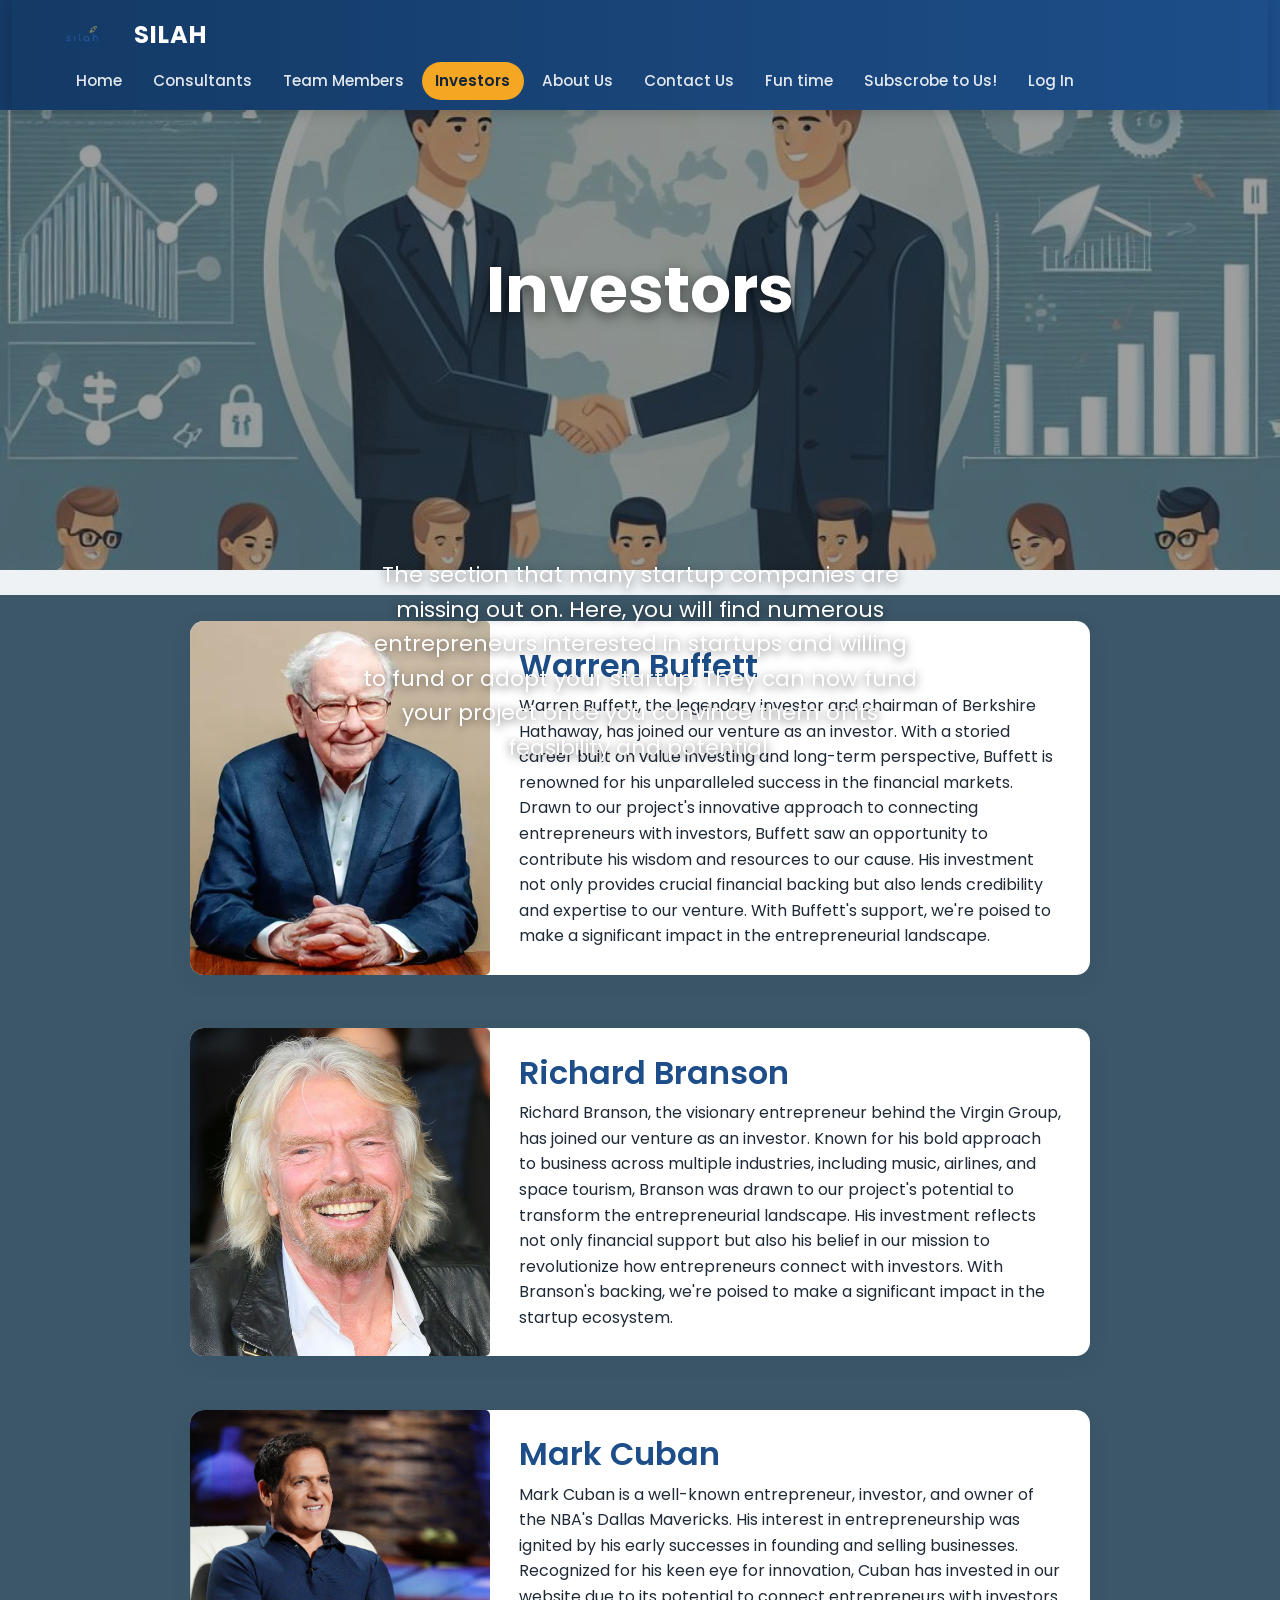
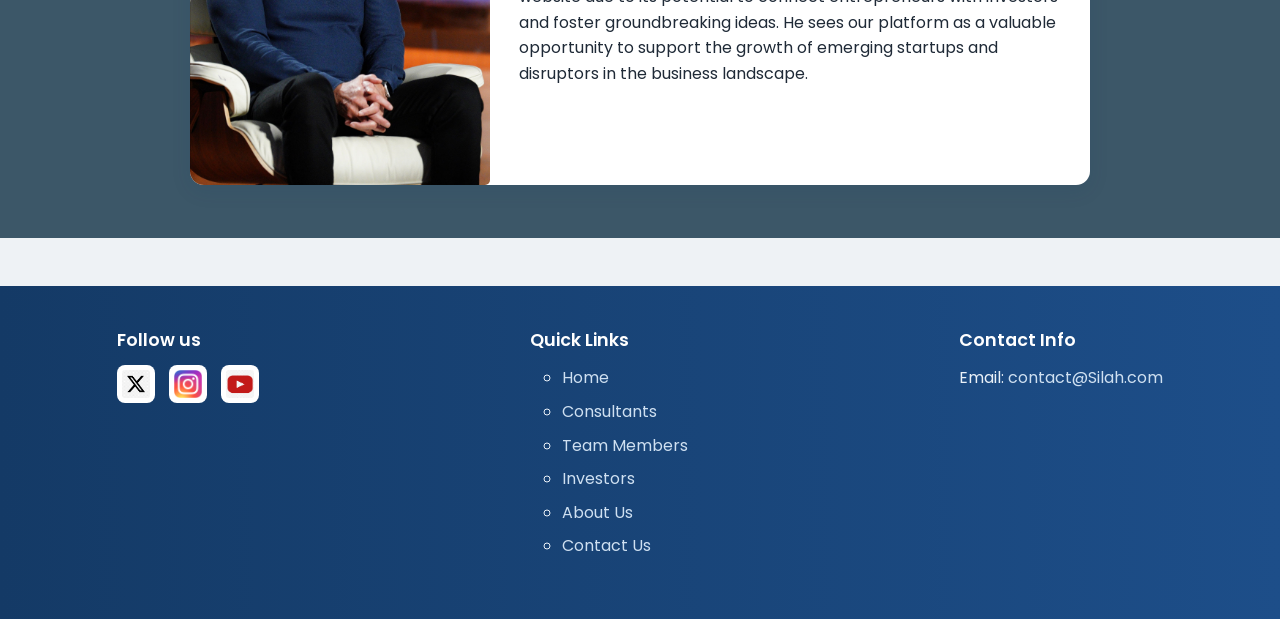
<file: Investors.html>
<html xmlns = ″http://www.w3.org/1999/xhtml″>
<head>
    
    <link href="https://cdn.jsdelivr.net/npm/bootstrap@5.3.3/dist/css/bootstrap.min.css" rel="stylesheet" integrity="sha384-QWTKZyjpPEjISv5WaRU9OFeRpok6YctnYmDr5pNlyT2bRjXh0JMhjY6hW+ALEwIH" crossorigin="anonymous">
    <script src="https://cdn.jsdelivr.net/npm/bootstrap@5.3.3/dist/js/bootstrap.bundle.min.js" integrity="sha384-YvpcrYf0tY3lHB60NNkmXc5s9fDVZLESaAA55NDzOxhy9GkcIdslK1eN7N6jIeHz" crossorigin="anonymous"></script>
    <title>Consultants</title>
    

    <style>
        @import url("assets/css/style.css");
        .header{
            float: left;
            

        }
        .link{
            float: right;
            color: black;
            
        }
    a{color:black}

    </style>
    

</head>
<body>

    <header>

        <div class="container-fluid" style="background-color:steelblue">
            <nav class="navbar navbar-expand-sm navbar-dark"> 
                <a class="navbar-brand" href="index.html" style="font-size:x-large; margin-right: 20px;">
                    <img src="assets/img/logo.png" alt="Logo" class="d-inline-block align-text-top" style="margin-right: 20px;">SILAH</a>
                <ul class="navbar-nav" style="text-align: end;">
                    
                    <li class="nav-item"><a class="nav-link text-white" href="index.html">Home</a></li>
                    <li class="nav-item"><a class="nav-link text-white" href="Consultants.html">Consultants</a></li>
                    <li class="nav-item"><a class="nav-link text-white" href="TeamMembers.html">Team Members</a></li>
                    <li class="nav-item"><a class="nav-link text-white active bg-secondary" href="Investors.html">Investors</a></li>
                    <li class="nav-item"><a class="nav-link text-white" href="AboutUs.html">About Us</a></li>
                    <li class="nav-item"><a class="nav-link text-white" href="ContactUs.html">Contact Us</a></li>
                    <li class="nav-item"><a class="nav-link text-white" href="funpage.html">Fun time</a></li>
                    <li class="nav-item"><a class="nav-link text-white" href="calculation.html">Subscrobe to Us!</a></li>
                    <li class="nav-item"><a class="nav-link text-white" href="login.html">Log In</a></li>
                </ul>
            </nav>
        </div>
    </header>
    

        <img id="image" src="assets/img/investors_header.jpg" alt="background-image" style="width:100%;">
        
        <div class="centered"></br></br></br>
            <h2 font-size="100px">Investors</h2></div>
        </br>
         <div class="text" ><p>The section that many startup companies are</br>
                               missing out on. Here, you will find numerous</br>
                               entrepreneurs interested in startups and willing</br> 
                               to fund or adopt your startup. They can now fund</br> 
                               your project once you convince them of its</br>
                               feasibility and potential.</p></div>    
    


    <div style="background-color: rgb(60, 87, 104);"> <br/>
    <div class="card text-white bg-secondary mb-3" style="width:900px;">
        <div class="row g-0">
            <div class="col-md-4">
                <img class="card-img" src="assets/img/investors_1.webp" alt="person pic">
            </div>
            <div class="col-md-8">
            <div class="card-body">
                <h2 class="card-title">Warren Buffett</h2>
                <p class="card-text">
                    Warren Buffett, the legendary investor and chairman of
                    Berkshire Hathaway, has joined our venture as an investor. With
                    a storied career built on value investing and long-term
                    perspective, Buffett is renowned for his unparalleled success in
                    the financial markets. Drawn to our project's innovative
                    approach to connecting entrepreneurs with investors, Buffett
                    saw an opportunity to contribute his wisdom and resources to
                    our cause. His investment not only provides crucial financial
                    backing but also lends credibility and expertise to our venture.
                    With Buffett's support, we're poised to make a significant impact
                    in the entrepreneurial landscape.
                </p>
            </div>
        </div>
    </div>
    </div>
    <br/>



    
    <div class="card text-white bg-secondary mb-3" style="width:900px;">
        <div class="row g-0">
            <div class="col-md-4">
                <img class="card-img" src="assets/img/investors_2.jpg" alt="person pic">
            </div>
            <div class="col-md-8">
            <div class="card-body">
                <h2 class="card-title">Richard Branson</h2>
                <p class="card-text">
                    Richard Branson, the visionary entrepreneur behind the Virgin
                    Group, has joined our venture as an investor. Known for his bold
                    approach to business across multiple industries, including
                    music, airlines, and space tourism, Branson was drawn to our
                    project's potential to transform the entrepreneurial landscape.
                    His investment reflects not only financial support but also his
                    belief in our mission to revolutionize how entrepreneurs
                    connect with investors. With Branson's backing, we're poised to
                    make a significant impact in the startup ecosystem.
                </p>
            </div>
        </div>
    </div>
    </div>
    <br/>




    <div class="card text-white bg-secondary mb-3" style="width:900px;">
        <div class="row g-0">
            <div class="col-md-4">
                <img class="card-img" src="assets/img/investors_3.jpeg" alt="person pic">
            </div>
            <div class="col-md-8">
            <div class="card-body">
                <h2 class="card-title">Mark Cuban</h2>
                <p class="card-text">
                    Mark Cuban is a well-known entrepreneur, investor, and owner
                    of the NBA's Dallas Mavericks. His interest in entrepreneurship
                    was ignited by his early successes in founding and selling
                    businesses. Recognized for his keen eye for innovation, Cuban
                    has invested in our website due to its potential to connect
                    entrepreneurs with investors and foster groundbreaking ideas.
                    He sees our platform as a valuable opportunity to support the
                    growth of emerging startups and disruptors in the business landscape.
                </p>
            </div>
        </div>
    </div>
    </div>
    <br/>
</div>

<footer style="background-color:steelblue">
    <div class="footer-container">
        <div class="logo-social">
        <h3>Follow us</h3>
        <div class="social-links" >
            <a href="https://twitter.com/"><img src="assets/img/x.jpg" width="40px"></a>
            <a href="https://www.instagram.com/"><img src="assets/img/instagram.png" width="40px"></a>
            <a href="https://www.youtube.com/"><img src="assets/img/youtube.png"  width="40px"></a>
        </div>
    </div>
    <div class="Quick links">
        <h3>Quick Links</h3>
        <ul style="list-style-type: circle;">
            <li><a href="index.html" >Home</a></li>
            <li><a href="Consultants.html">Consultants</a></li>
            <li><a href="TeamMembers.html">Team Members</a></li>
            <li><a href="Investors.html">Investors</a></li>
            <li><a href="AboutUs.html">About Us</a></li>
            <li><a href="ContactUs.html">Contact Us</a></li>
        </ul>
    </div>
    <div class="contact info">
        <h3>Contact Info</h3>
        <p>Email: <a href="mailto: s137312@student.squ.edu.om">contact@Silah.com</a></p>
    </div>
</div>
</footer>



    
</body>
</html>
</file>
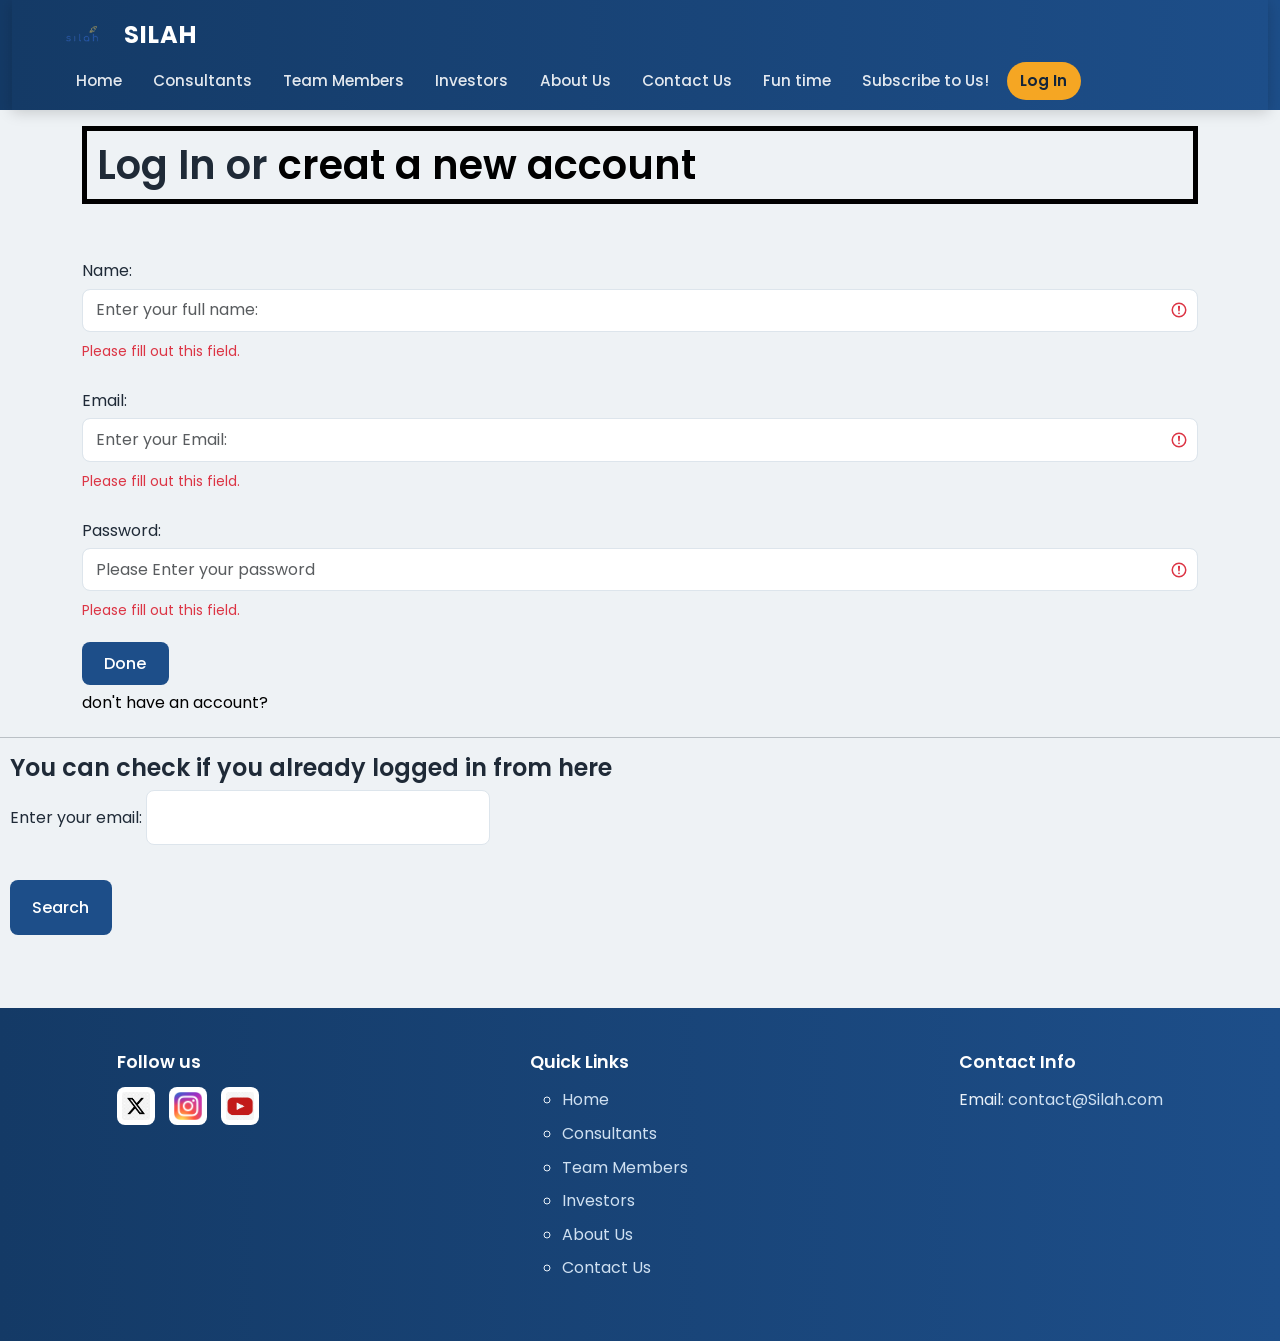
<file: login.html>
<html xmlns = ″http://www.w3.org/1999/xhtml″>
<head>
    <title>Log In</title>
    <link href="https://cdn.jsdelivr.net/npm/bootstrap@5.2.3/dist/css/bootstrap.min.css" rel="stylesheet">
    <script src="https://cdn.jsdelivr.net/npm/bootstrap@5.2.3/dist/js/bootstrap.bundle.min.js"></script>

    <style>@import url("assets/css/style.css");
    a{color:black}
    a:hover {color: brown;}
  
    </style>
</head>
<body>
    

    <header>

        <div class="container-fluid" style="background-color:steelblue">
            <nav class="navbar navbar-expand-sm navbar-dark"> 
                <a class="navbar-brand" href="index.html" style="font-size:x-large; margin-right: 20px;">
                    <img src="assets/img/logo.png" alt="Logo" class="d-inline-block align-text-top" style="margin-right: 10px;">SILAH</a>
                <ul class="navbar-nav" style="text-align: end;">
                    
                    <li class="nav-item"><a class="nav-link text-white" href="index.html">Home</a></li>
                    <li class="nav-item"><a class="nav-link text-white" href="Consultants.html">Consultants</a></li>
                    <li class="nav-item"><a class="nav-link text-white" href="TeamMembers.html">Team Members</a></li>
                    <li class="nav-item"><a class="nav-link text-white" href="Investors.html">Investors</a></li>
                    <li class="nav-item"><a class="nav-link text-white" href="AboutUs.html">About Us</a></li>
                    <li class="nav-item"><a class="nav-link text-white" href="ContactUs.html">Contact Us</a></li>
                    <li class="nav-item"><a class="nav-link text-white" href="funpage.html">Fun time</a></li>
                    <li class="nav-item"><a class="nav-link text-white" href="calculation.html">Subscribe to Us!</a></li>
                    <li class="nav-item"><a class="nav-link text-white  active bg-secondary" href="login.html">Log In</a></li>
                </ul>
            </nav>
        </div>
    </header>

    <div class="container mt-3">    
        <h1 style="border:thick solid black; padding: 10px;;">Log In or <a href="signup.html">creat a new account</a></h1><br/>
    
        <form  action="php/handle_login.php" class="was-validated" method="post">
            <div class="mb-3 mt-3">
                <label for="name">Name:</label>
                <input type="text" id="name" name="name" class="form-control" placeholder="Enter your full name: " required >
    
                <div class="valid-feedback">Valid.</div>
                <div class="invalid-feedback">Please fill out this field.</div>
            </div>

            <div class="mb-3 mt-3">
                <label for="email">Email:</label>
                <input type="email" id="email" name="email" class="form-control" placeholder="Enter your Email: " required >
    
                <div class="valid-feedback">Valid.</div>
                <div class="invalid-feedback">Please fill out this field.</div>
            </div>

            <div class="mb-3 mt-3">
                <label for="pws">Password:</label>
                <input type="password" id="pws" name="pws" class="form-control" placeholder="Please Enter your password" required >
    
                <div class="valid-feedback">Valid.</div>
                <div class="invalid-feedback">Please fill out this field.</div>
            </div>


            <button type="submit" class="btn btn-primary">Done</button>
            </br>
            <a href="signup.html" >don't have an account?</a>
        </form></div> <hr>

        <form method="post" style="margin-left: 10px;" action="php/search2.php">
            <h4>You can check if you already logged in from here</h4>
            <div>
                Enter your email: 
                    <input type="text" name="loginEmail" id="login">
            
            </div> <br>
            
            <input type="submit" value="Search" style="padding: 0px 2px;"/>
    
        </form> <br>


    <!-- Footer -->
    <footer style="background-color:steelblue">
        <div class="footer-container">
            <div class="logo-social">
            <h3>Follow us</h3>
            <div class="social-links" >
                <a href="https://twitter.com/"><img src="assets/img/x.jpg" width="40px"></a>
                <a href="https://www.instagram.com/"><img src="assets/img/instagram.png" width="40px"></a>
                <a href="https://www.youtube.com/"><img src="assets/img/youtube.png"  width="40px"></a>
            </div>
        </div>
        <div class="Quick links">
            <h3>Quick Links</h3>
            <ul style="list-style-type: circle;">
                <li><a href="index.html" >Home</a></li>
                <li><a href="Consultants.html">Consultants</a></li>
                <li><a href="TeamMembers.html">Team Members</a></li>
                <li><a href="Investors.html">Investors</a></li>
                <li><a href="AboutUs.html">About Us</a></li>
                <li><a href="ContactUs.html">Contact Us</a></li>
            </ul>
        </div>
        <div class="contact info">
            <h3>Contact Info</h3>
            <p>Email: <a href="mailto: s137312@student.squ.edu.om">contact@Silah.com</a></p>
        </div>
    </div>
    </footer>
</body>
</html>
</file>
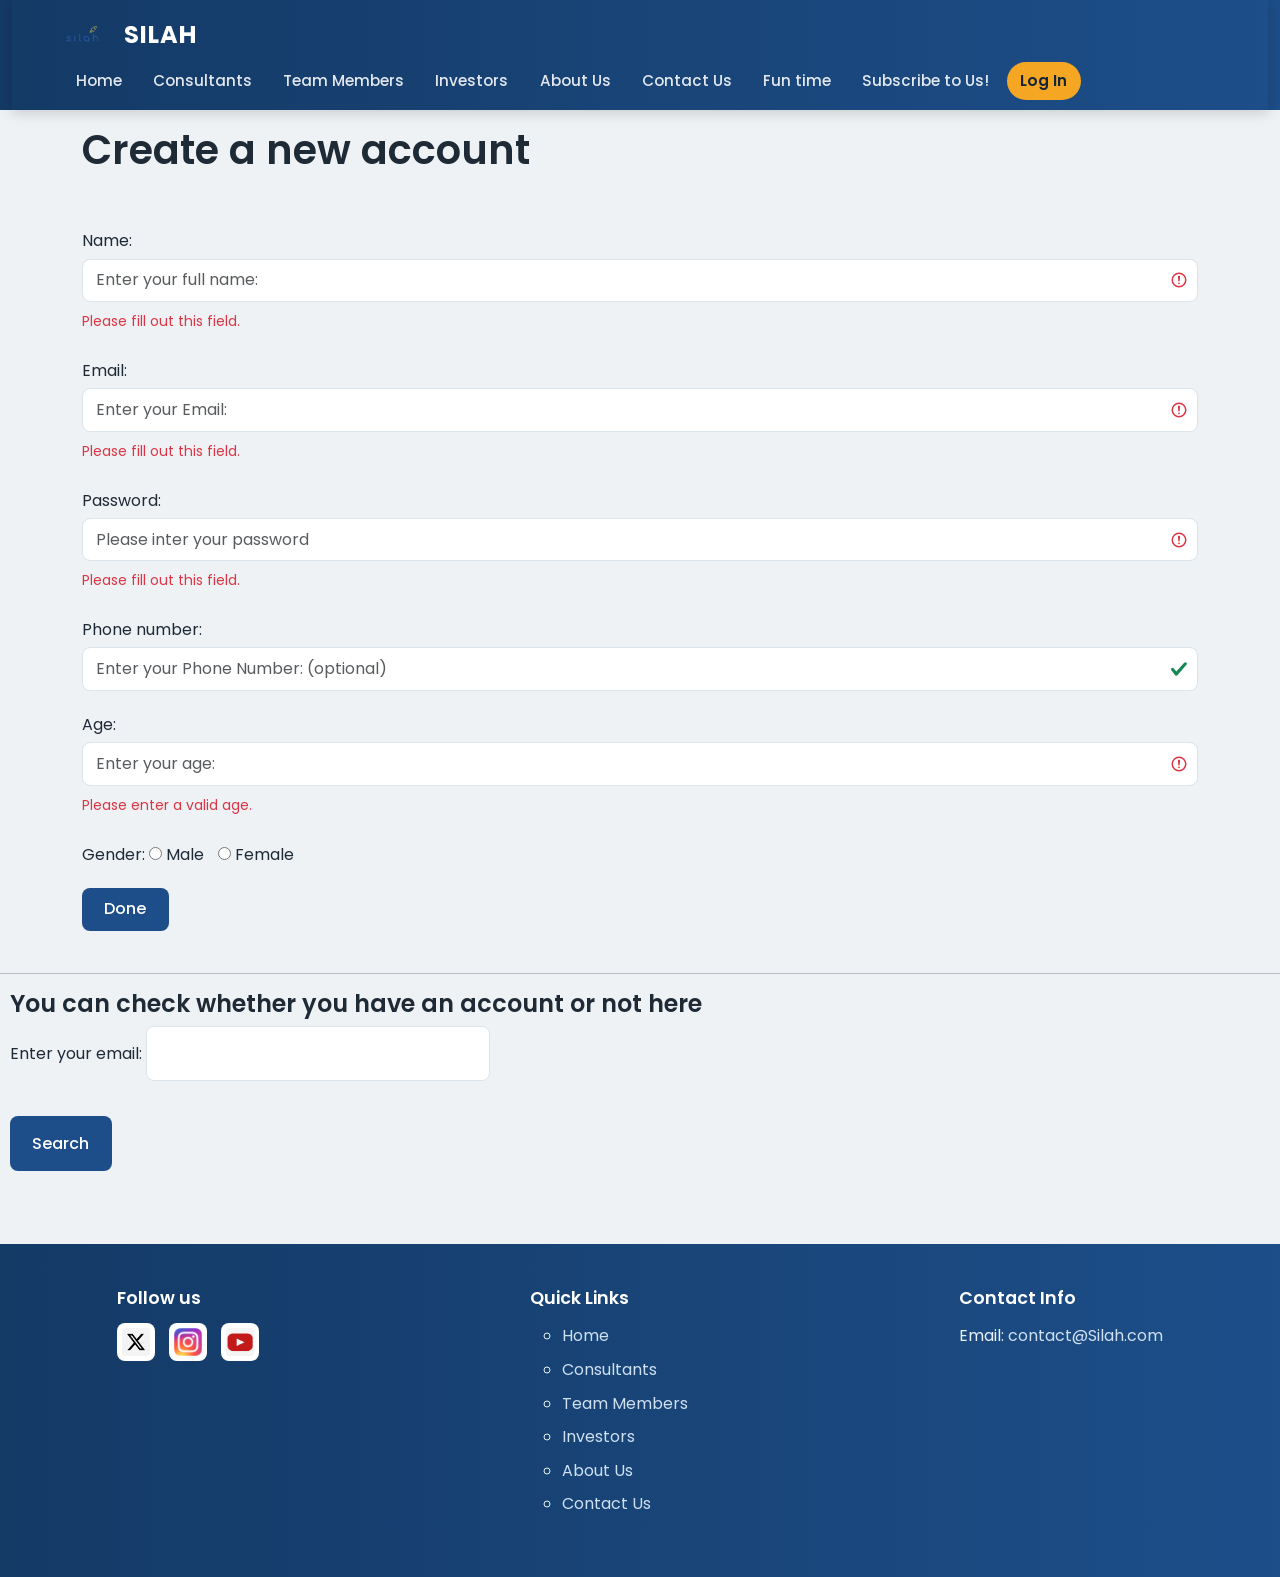
<file: signup.html>
<html xmlns = ″http://www.w3.org/1999/xhtml″>
<head>
    <title>Sighn Up</title>
    <link href="https://cdn.jsdelivr.net/npm/bootstrap@5.2.3/dist/css/bootstrap.min.css" rel="stylesheet">
    <script src="https://cdn.jsdelivr.net/npm/bootstrap@5.2.3/dist/js/bootstrap.bundle.min.js"></script>

    <style>@import url("assets/css/style.css");
    a{color:black}
  
    </style>
</head>
<body>
    

    <header>

        <div class="container-fluid" style="background-color:steelblue">
            <nav class="navbar navbar-expand-sm navbar-dark"> 
                <a class="navbar-brand" href="index.html" style="font-size:x-large; margin-right: 20px;">
                    <img src="assets/img/logo.png" alt="Logo" class="d-inline-block align-text-top" style="margin-right: 10px;">SILAH</a>
                <ul class="navbar-nav" style="text-align: end;">
                    
                    <li class="nav-item"><a class="nav-link text-white" href="index.html">Home</a></li>
                    <li class="nav-item"><a class="nav-link text-white" href="Consultants.html">Consultants</a></li>
                    <li class="nav-item"><a class="nav-link text-white" href="TeamMembers.html">Team Members</a></li>
                    <li class="nav-item"><a class="nav-link text-white" href="Investors.html">Investors</a></li>
                    <li class="nav-item"><a class="nav-link text-white" href="AboutUs.html">About Us</a></li>
                    <li class="nav-item"><a class="nav-link text-white" href="ContactUs.html">Contact Us</a></li>
                    <li class="nav-item"><a class="nav-link text-white" href="funpage.html">Fun time</a></li>
                    <li class="nav-item"><a class="nav-link text-white" href="calculation.html">Subscribe to Us!</a></li>
                    <li class="nav-item"><a class="nav-link text-white  active bg-secondary" href="login.html">Log In</a></li>
                </ul>
            </nav>
        </div>
    </header>

    <div class="container mt-3">    
        <h1>Create a new account</h1><br/>
    
        <form  action="php/handle_account.php" class="was-validated" method="post">
            <div class="mb-3 mt-3">
                <label for="name">Name:</label>
                <input type="text" name="name" id="name" class="form-control" placeholder="Enter your full name: " required >
    
                <div class="valid-feedback">Valid.</div>
                <div class="invalid-feedback">Please fill out this field.</div>
            </div>

            <div class="mb-3 mt-3">
                <label for="email">Email:</label>
                <input type="email" name="email" id="email" class="form-control" placeholder="Enter your Email: " required >
    
                <div class="valid-feedback">Valid.</div>
                <div class="invalid-feedback">Please fill out this field.</div>
            </div>

            <div class="mb-3 mt-3">
                <label for="pws">Password:</label>
                <input type="password" name="pws" id="pws" class="form-control" placeholder="Please inter your password" required >
    
                <div class="valid-feedback">Valid.</div>
                <div class="invalid-feedback">Please fill out this field.</div>
            </div>
    
            <div class="mb-3 mt-3">
                <label for="number">Phone number:</label>
                <input type="number" name="number" id="number" class="form-control" placeholder="Enter your Phone Number: (optional)">

            </div> 

            <div class="mb-3 mt-3">
                <label for="age">Age:</label>
                <input type="number" name="age" id="age" class="form-control" placeholder="Enter your age:" required>
                <div class="valid-feedback">Valid.</div>
                <div class="invalid-feedback">Please enter a valid age.</div>
            </div>

            <div class="mb-3 mt-3">
                <label>Gender:</label>
                <div style="display: inline-block;">
                    <input type="radio" id="male" name="gender" value="male" style="display: inline-block;">
                    <label for="male" style="display: inline-block; margin-right: 10px;">Male</label>
                
                    <input type="radio" id="female" name="gender" value="female" style="display: inline-block;">
                    <label for="female" style="display: inline-block;">Female</label>
                </div>
                <div class="invalid-feedback">Please select your gender.</div>
            </div>



            


            <button type="submit" class="btn btn-primary">Done</button>
            </br>
        </form></div><br><hr>

        <form method="post" style="margin-left: 10px;" action="php/search3.php">
            <h4>You can check whether you have an account or not here</h4>
            <div>
                Enter your email: 
                    <input type="text" name="signupEmail" id="signup">
            
            </div> <br>
            
            <input type="submit" value="Search" style="padding: 0px 2px;"/>
    
        </form> <br>
        

        <!-- Footer -->
        <footer style="background-color:steelblue">
            <div class="footer-container">
                <div class="logo-social">
                <h3>Follow us</h3>
                <div class="social-links" >
                    <a href="https://twitter.com/"><img src="assets/img/x.jpg" width="40px"></a>
                    <a href="https://www.instagram.com/"><img src="assets/img/instagram.png" width="40px"></a>
                    <a href="https://www.youtube.com/"><img src="assets/img/youtube.png"  width="40px"></a>
                </div>
            </div>
            <div class="Quick links">
                <h3>Quick Links</h3>
                <ul style="list-style-type: circle;">
                    <li><a href="index.html" >Home</a></li>
                    <li><a href="Consultants.html">Consultants</a></li>
                    <li><a href="TeamMembers.html">Team Members</a></li>
                    <li><a href="Investors.html">Investors</a></li>
                    <li><a href="AboutUs.html">About Us</a></li>
                    <li><a href="ContactUs.html">Contact Us</a></li>
                </ul>
            </div>
            <div class="contact info">
                <h3>Contact Info</h3>
                <p>Email: <a href="mailto: s137312@student.squ.edu.om">contact@Silah.com</a></p>
            </div>
        </div>
        </footer>
</body>
</html>
</file>
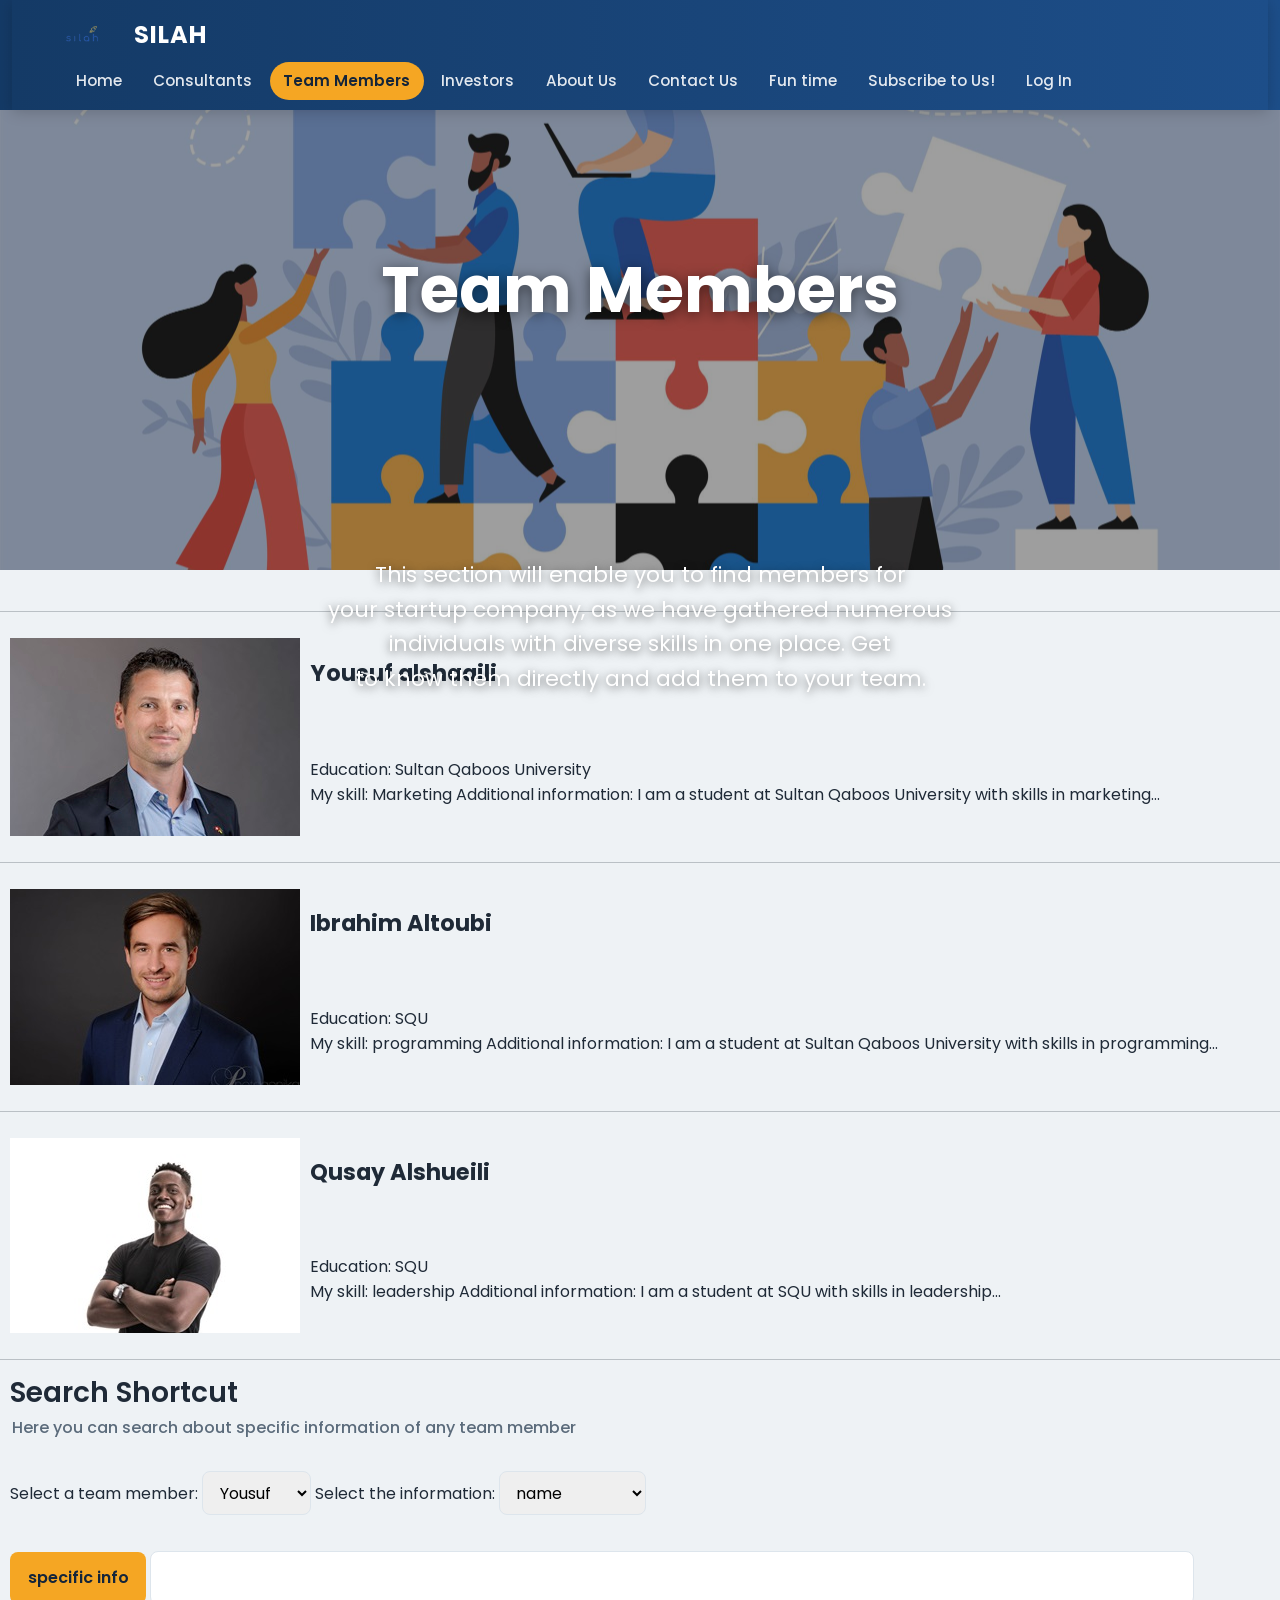
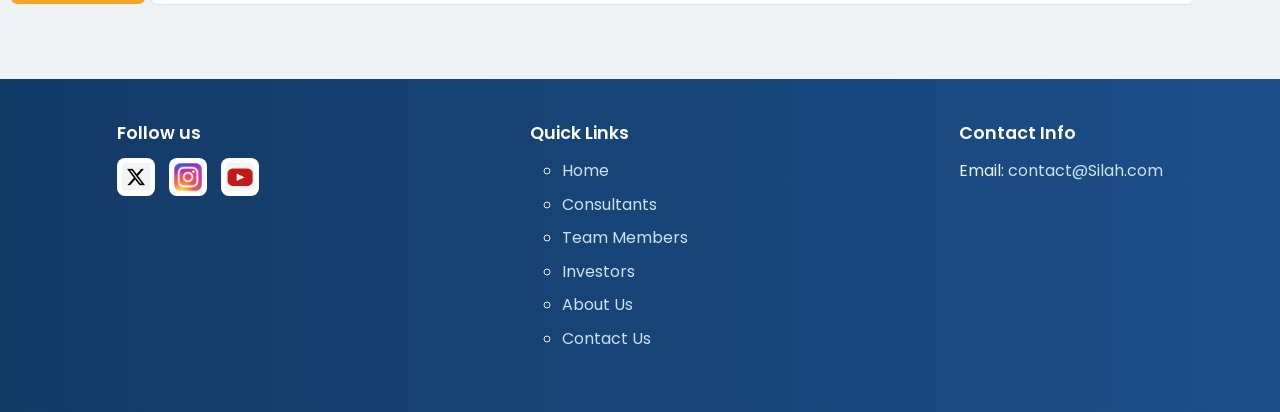
<file: TeamMembers.html>
<html xmlns = ″http://www.w3.org/1999/xhtml″>
<head>
   
    <link href="https://cdn.jsdelivr.net/npm/bootstrap@5.2.3/dist/css/bootstrap.min.css" rel="stylesheet">
    <script src="https://cdn.jsdelivr.net/npm/bootstrap@5.2.3/dist/js/bootstrap.bundle.min.js"></script>
    <title>TeamMembers</title>

    <style>
        @import url("assets/css/style.css");
        .header{
            float: left;
            

        }
        .link{
            float: right;
            color: black;
            
        }
        a{color:black}
        
    </style>

    
    

</head>
<body>



    <header>

        <div class="container-fluid" style="background-color:steelblue">
            <nav class="navbar navbar-expand-sm navbar-dark"> 
                <a class="navbar-brand" href="index.html" style="font-size:x-large; margin-right: 20px;">
                    <img src="assets/img/logo.png" alt="Logo" class="d-inline-block align-text-top" style="margin-right: 20px;">SILAH</a>
                <ul class="navbar-nav" style="text-align: end;">
                    
                    <li class="nav-item"><a class="nav-link text-white " href="index.html">Home</a></li>
                    <li class="nav-item"><a class="nav-link text-white " href="Consultants.html">Consultants</a></li>
                    <li class="nav-item"><a class="nav-link text-white active bg-secondary " href="TeamMembers.html">Team Members</a></li>
                    <li class="nav-item"><a class="nav-link text-white " href="Investors.html">Investors</a></li>
                    <li class="nav-item"><a class="nav-link text-white " href="AboutUs.html">About Us</a></li>
                    <li class="nav-item"><a class="nav-link text-white " href="ContactUs.html">Contact Us</a></li>
                    <li class="nav-item"><a class="nav-link text-white" href="funpage.html">Fun time</a></li>
                    <li class="nav-item"><a class="nav-link text-white" href="calculation.html">Subscribe to Us!</a></li>
                    <li class="nav-item"><a class="nav-link text-white" href="login.html">Log In</a></li>
                </ul>
            </nav>
        </div>
    </header>

        <img id="image" src="assets/img/team_members_header.jpeg" alt="background-image" style="width:100%;">
        
        <div class="centered"></br></br></br>
            <h2 font-size="100px">Team Members</h2></div>
        </br>
         <div class="text" ><p>This section will enable you to find members for</br>
                               your startup company, as we have gathered numerous</br> 
                               individuals with diverse skills in one place. Get</br> 
                               to know them directly and add them to your team.</p></div>    
    
    <hr>


    <div >
        <table >
            <tr>
                <th rowspan=2 align = "center"><img src="assets/img/team_1.jpg" style="padding: 10px;"></th>
                <th id="Y1"></th>
            </tr>
            <tr>
                
                <td >Education:  <div id="Y2" style="display: inline-block;"></div> 
                    <br/>My skill:  <div id="Y3" style="display: inline-block;"></div> 
                    Additional information: <div id="Y4" style="display: inline-block;"></div></td>
            </tr>
        </table>
    </div>

    <hr>

    <div>
        <table >
            <tr>
                <th rowspan=2 align = "center"><img src="assets/img/team_2.jpg" style="padding: 10px;"></th>
                <th id="I1"></th>
            </tr>
            <tr>
                
                <td>Education:  <div id="I2" style="display: inline-block;"></div> 
                    <br/>My skill:  <div id="I3" style="display: inline-block;"></div> 
                    Additional information: <div id="I4" style="display: inline-block;"></div></td>
            </tr>
        </table>
    </div>



    <hr>


    <div>
        <table >
            <tr>
                <th rowspan=2 align = "center"><img src="assets/img/team_3.jpg" style="padding: 10px;"></th>
                <th id="Q1"></th>
            </tr>
            <tr>
                
                <td >Education:  <div id="Q2" style="display: inline-block;"></div> 
                    <br/>My skill:  <div id="Q3" style="display: inline-block;"></div> 
                    Additional information: <div id="Q4" style="display: inline-block;"></div></td>
            </tr>
        </table>
    </div>

    <hr>
    <h3 style="margin-left: 10px;">Search Shortcut</h3>
    <h5 style="margin-left: 12px;">Here you can search about specific information of any team member</h5> <br>
    
    <form method="post" style="margin-left: 10px;">
        <div>
            Select a team member: 
                <select name="teamMember" id="teamMemberSelect">
                    <option value="0">Yousuf</option>
                    <option value="1">Ibrahim</option>
                    <option value="2">Qusay</option>
                </select>
        
        
            Select the information:
            <select name="information" id="infoSelect">
                <option value="name">name</option>
                <option value="education">education</option>
                <option value="skills">skills</option>
                <option value="informations">informations</option>
            </select>
        </div> <br>
        
        <input type="button" value="specific info" onclick="findInfo();"/>
        <input type = "text"  size="70"  id = "infoOutput" onfocus = "this.blur();" />

    </form>
    <br/>
    
    <footer style="background-color:steelblue">
        <div class="footer-container">
            <div class="logo-social">
            <h3>Follow us</h3>
            <div class="social-links" >
                <a href="https://twitter.com/"><img src="assets/img/x.jpg" width="40px"></a>
                <a href="https://www.instagram.com/"><img src="assets/img/instagram.png" width="40px"></a>
                <a href="https://www.youtube.com/"><img src="assets/img/youtube.png"  width="40px"></a>
            </div>
        </div>
        <div class="Quick links">
            <h3>Quick Links</h3>
            <ul style="list-style-type: circle;">
                <li><a href="index.html" >Home</a></li>
                <li><a href="Consultants.html">Consultants</a></li>
                <li><a href="TeamMembers.html">Team Members</a></li>
                <li><a href="Investors.html">Investors</a></li>
                <li><a href="AboutUs.html">About Us</a></li>
                <li><a href="ContactUs.html">Contact Us</a></li>
            </ul>
        </div>
        <div class="contact info">
            <h3>Contact Info</h3>
            <p>Email: <a href="mailto: s137312@student.squ.edu.om">contact@Silah.com</a></p>
        </div>
    </div>
    </footer>

    <script>
        // Constructor function for creating team member objects with properties like name, education, skills, and additional information.
        function teamMember(name, education, skills, informations) {
            this.name = name;
            this.education = education;
            this.skills = skills;
            this.informations = informations;
        }
    
        // Creating team member objects with predefined information.
        var yousuf = new teamMember(
            "Yousuf alshaaili", 
            "Sultan Qaboos University", 
            "Marketing",
            "I am a student at Sultan Qaboos University with skills in marketing..."
        );
        
        var ibrahim  = new teamMember(
            "Ibrahim Altoubi", 
            "SQU", 
            "programming",
            "I am a student at Sultan Qaboos University with skills in programming..."
        );
    
        var qusay   = new teamMember(
            "Qusay Alshueili", 
            "SQU", 
            "leadership",
            "I am a student at SQU with skills in leadership..."
        );
    
        // Array to store team member objects for easier management and access.
        const teamList = new Array(yousuf, ibrahim, qusay);
    
        // Function to display specific information about team members in the HTML based on their index in the teamList and the type of information requested.
        function displayInfo(Id, indx, infoType) {
            let teamMember = teamList[indx];
            let info = '';
            
            // Selects the information type to display based on the parameter infoType.
            if (infoType === 'name') {
                info = teamMember.name;
            } else if (infoType === 'education') {
                info = teamMember.education;
            } else if (infoType === 'skills') {
                info = teamMember.skills;
            } else if (infoType === 'informations') {
                info = teamMember.informations;
            }
    
            // Updates the HTML content of the element with the specified Id to show the selected information.
            document.getElementById(Id).innerHTML = info;
        }
    
        // Initial calls to display specific information about all team members on page load.
        displayInfo("Y1", 0, "name");
        displayInfo("Y2", 0, "education");
        displayInfo("Y3", 0, "skills");
        displayInfo("Y4", 0, "informations");
    
        displayInfo("I1", 1, "name");
        displayInfo("I2", 1, "education");
        displayInfo("I3", 1, "skills");
        displayInfo("I4", 1, "informations");
    
        displayInfo("Q1", 2, "name");
        displayInfo("Q2", 2, "education");
        displayInfo("Q3", 2, "skills");
        displayInfo("Q4", 2, "informations");
    
        // Function to find and display specific information about a selected team member based on user selections from dropdown menus.
        function findInfo() {
            const teamMemberIndex = document.getElementById('teamMemberSelect').value; // Gets the index of the selected team member from the dropdown.
            const infoType = document.getElementById('infoSelect').value; // Gets the type of information requested from the dropdown.
    
            const teamMember = teamList[teamMemberIndex]; // Accesses the team member object from the teamList array using the selected index.
    
            var info = '';
            // Determines what information to display based on the selected infoType.
            if (infoType == 'name') {
                info = teamMember.name;
            } else if (infoType == 'education') {
                info = teamMember.education;
            } else if (infoType == 'skills') {
                info = teamMember.skills;
            } else if (infoType == 'informations') {
                info = teamMember.informations;
            }
    
            // Sets the value of the 'infoOutput' text input to display the selected information.
            document.getElementById('infoOutput').value = info;
        }
    </script>
    
    
</body>
</html>
</file>
<file: assets/css/style.css>
/* ============================================================
   SILAH — Shared design system
   Imported by every page (after Bootstrap, so this wins).
   ============================================================ */
@import url("https://fonts.googleapis.com/css2?family=Poppins:wght@300;400;500;600;700&display=swap");

/* ---------- Design tokens ---------- */
:root {
  --primary:        #1d4e89;   /* refined steel blue   */
  --primary-dark:   #143a66;
  --primary-light:  #2f6db3;
  --accent:         #f5a623;   /* warm highlight       */
  --bg:             #eef2f5;   /* page background      */
  --surface:        #ffffff;   /* cards / panels       */
  --surface-alt:    #f6f9fc;
  --text:           #1f2a37;
  --muted:          #5b6b7b;
  --border:         #dde5ec;
  --radius:         14px;
  --radius-sm:      8px;
  --shadow:         0 6px 20px rgba(20, 58, 102, .10);
  --shadow-lg:      0 14px 38px rgba(20, 58, 102, .18);
  --transition:     .25s ease;
}

/* ---------- Reset / base ---------- */
* { margin: 0; padding: 0; box-sizing: border-box; }

html { scroll-behavior: smooth; }

body {
  font-family: 'Poppins', system-ui, -apple-system, 'Segoe UI', sans-serif;
  background-color: var(--bg);
  color: var(--text);
  line-height: 1.6;
  -webkit-font-smoothing: antialiased;
}

img { max-width: 100%; height: auto; display: block; }

a { color: var(--primary); text-decoration: none; transition: color var(--transition); }
a:hover { color: var(--primary-dark); }

h1, h2, h3, h4, h5 { line-height: 1.2; font-weight: 600; color: var(--text); }

section { padding: 64px 6%; }

/* ============================================================
   NAVBAR  (works with the existing Bootstrap markup)
   ============================================================ */
header .container-fluid,
.navbar {
  background: linear-gradient(90deg, var(--primary-dark), var(--primary)) !important;
}

.navbar {
  padding: .6rem 4% !important;
  box-shadow: 0 2px 14px rgba(0, 0, 0, .18);
  position: sticky;
  top: 0;
  z-index: 1000;
  flex-wrap: wrap;
}

.navbar-brand {
  display: flex !important;
  align-items: center;
  gap: 10px;
  font-weight: 700 !important;
  letter-spacing: 1px;
  color: #fff !important;
}
.navbar-brand img { width: 42px; height: 42px; object-fit: contain; }

.navbar-nav { gap: 4px; flex-wrap: wrap; align-items: center; }

.nav-link {
  color: rgba(255, 255, 255, .88) !important;
  font-size: .95rem;
  font-weight: 500;
  padding: .45rem .85rem !important;
  border-radius: 999px;
  transition: background var(--transition), color var(--transition);
}
.nav-link:hover { background: rgba(255, 255, 255, .15); color: #fff !important; }

/* active item (Bootstrap adds .active / the pages add bg-secondary) */
.nav-link.active,
.nav-link.bg-secondary {
  background: var(--accent) !important;
  color: #14253a !important;
  font-weight: 600;
}

/* ============================================================
   HERO header image + overlay text (.centered / .text)
   ============================================================ */
#image {
  width: 100%;
  max-height: 460px;
  object-fit: cover;
  opacity: 1;
  filter: brightness(.62);
}

.centered {
  position: absolute;
  top: 28%;
  left: 50%;
  transform: translate(-50%, -50%);
  text-align: center;
  color: #fff;
  text-shadow: 0 3px 14px rgba(0, 0, 0, .55);
  z-index: 2;
}
.centered h2 {
  color: #fff;
  font-size: clamp(2rem, 6vw, 4rem);
  font-weight: 700;
  margin: 0;
  padding: 2px;
}

.text {
  position: absolute;
  left: 50%;
  top: 62%;
  transform: translateX(-50%);
  width: min(760px, 88%);
  text-align: center;
  color: #fff;
  font-size: clamp(1rem, 2.2vw, 1.35rem);
  text-shadow: 0 2px 10px rgba(0, 0, 0, .6);
  z-index: 2;
}
.text p { margin: 0; }

/* ============================================================
   GENERIC HEADINGS / SECTION TITLES
   ============================================================ */
th { font-size: 1.4rem; }
h5 { font-size: 1rem; font-weight: 500; color: var(--muted); }

/* ============================================================
   CARDS (Bootstrap .card on Consultants / Investors / Team)
   ============================================================ */
.card {
  border: none !important;
  border-radius: var(--radius) !important;
  overflow: hidden;
  box-shadow: var(--shadow);
  transition: transform var(--transition), box-shadow var(--transition);
  margin: 0 auto 28px !important;
  max-width: 920px;
}
.card:hover { transform: translateY(-6px); box-shadow: var(--shadow-lg); }

.card.bg-secondary {
  background: var(--surface) !important;
  color: var(--text) !important;
}
.card.bg-secondary .card-title { color: var(--primary); }
.card.bg-secondary .card-text,
.card.bg-secondary strong { color: var(--text) !important; }
.card-img { height: 100%; object-fit: cover; }
.card-body { padding: 1.6rem 1.8rem; }

/* ============================================================
   BUTTONS
   ============================================================ */
button,
.btn,
input[type="submit"],
input[type="button"] {
  font-family: inherit;
  cursor: pointer;
  transition: transform var(--transition), box-shadow var(--transition), background var(--transition);
}

.btn-primary,
input[type="submit"] {
  background: var(--primary) !important;
  border: none !important;
  border-radius: var(--radius-sm) !important;
  padding: .6rem 1.4rem !important;
  color: #fff !important;
  font-weight: 500;
}
.btn-primary:hover,
input[type="submit"]:hover {
  background: var(--primary-dark) !important;
  transform: translateY(-2px);
  box-shadow: var(--shadow);
}

input[type="button"] {
  background: var(--accent);
  border: none;
  color: #14253a;
  font-weight: 600;
  padding: .55rem 1.1rem;
  border-radius: var(--radius-sm);
}

/* ============================================================
   FORMS
   ============================================================ */
.form-control,
input[type="text"],
input[type="email"],
input[type="password"],
select,
textarea {
  border: 1px solid var(--border) !important;
  border-radius: var(--radius-sm) !important;
  padding: .55rem .8rem;
  font-family: inherit;
  transition: border-color var(--transition), box-shadow var(--transition);
}
.form-control:focus,
input:focus,
select:focus,
textarea:focus {
  outline: none;
  border-color: var(--primary-light) !important;
  box-shadow: 0 0 0 3px rgba(47, 109, 179, .18) !important;
}

form { line-height: 2.2; }

/* ============================================================
   PRICING (calculation.html) + plan specs (checkout.html)
   ============================================================ */
.container { width: 100%; min-height: auto; background: transparent; }
.container h2 {
  color: var(--primary);
  font-size: clamp(2rem, 4vw, 2.6rem);
  padding: 48px 0;
  text-align: center;
}

.price-row,
.plan-details {
  width: 90%;
  max-width: 1100px;
  margin: auto;
  display: grid;
  grid-template-columns: repeat(auto-fit, minmax(260px, 1fr));
  gap: 26px;
}

.price-column,
.specs {
  background: linear-gradient(160deg, #20304d, #1a2740);
  padding: 40px 32px;
  border-radius: var(--radius);
  color: #fff;
  text-align: center;
  box-shadow: var(--shadow);
  transition: transform var(--transition), box-shadow var(--transition);
}
.price-column:hover,
.specs:hover { transform: translateY(-8px); box-shadow: var(--shadow-lg); }

.price-column h3 { color: #fff; font-size: 2.4rem; margin: 16px 0 28px; font-weight: 600; }
.price-column h3 span { font-size: 1rem; color: #b9c6d8; }
.price-column p { font-size: 1.2rem; }
.price-column ul { text-align: left; margin: 20px 0; color: #cfe6cf; list-style: none; }
.price-column ul li { margin: 12px 0; padding-left: 24px; position: relative; }
.price-column ul li::before {
  content: "✓"; position: absolute; left: 0; color: var(--accent); font-weight: 700;
}

.price-column button,
.specs button {
  width: 100%;
  padding: 13px 0;
  background: transparent;
  color: #fff;
  font-size: .95rem;
  border: 1.5px solid var(--accent);
  border-radius: var(--radius-sm);
  margin-top: 26px;
}
.price-column button:hover,
.specs button:hover { background: var(--accent); color: #14253a; }

.planName, .planPrice { font-size: 1.25rem; text-align: left; }

/* ============================================================
   MODAL
   ============================================================ */
.modal { position: fixed; inset: 0; z-index: 2000; overflow: auto; background: rgba(15, 28, 48, .55); }
.modal-content {
  background: var(--surface);
  margin: 8% auto;
  padding: 28px;
  border: none;
  border-radius: var(--radius);
  width: min(520px, 90%);
  box-shadow: var(--shadow-lg);
}
.close { color: var(--muted); float: right; font-size: 28px; font-weight: bold; line-height: 1; }
.close:hover, .close:focus { color: var(--text); cursor: pointer; }

/* ============================================================
   ABOUT US alternating sections
   ============================================================ */
.photo-desc, .photo-desc2 {
  display: flex;
  align-items: center;
  gap: 28px;
  padding: 40px 6%;
}
.photo-desc img, .photo-desc2 img {
  width: 320px; border-radius: var(--radius); box-shadow: var(--shadow); flex-shrink: 0;
}
.photo-desc h3, .photo-desc2 h3 { font-size: 1.05rem; font-weight: 400; line-height: 1.8; }

/* ============================================================
   FOOTER
   ============================================================ */
footer {
  background: linear-gradient(90deg, var(--primary-dark), var(--primary)) !important;
  color: #eaf1f8;
  margin-top: 48px;
}
.footer-container {
  color: #eaf1f8;
  padding: 44px 6%;
  display: flex;
  flex-wrap: wrap;
  gap: 32px;
  justify-content: space-between;
  max-width: 1200px;
  margin: 0 auto;
}
.footer-container h3 { color: #fff; margin-bottom: 14px; font-size: 1.1rem; }
.footer-container a { color: #cfe0f1; }
.footer-container a:hover { color: var(--accent); }
.footer-container ul { list-style: none; }
.footer-container ul li { margin: 8px 0; }
.social-links { display: flex; gap: 14px; margin-top: 6px; }
.social-links img {
  width: 38px; height: 38px; border-radius: 8px; background: #fff; padding: 5px;
  transition: transform var(--transition);
}
.social-links img:hover { transform: translateY(-3px) scale(1.05); }

/* ============================================================
   SCROLLING ANNOUNCEMENT BANNER
   ============================================================ */
.text-banner {
  position: relative;
  width: 100%;
  background: var(--accent);
  color: #14253a;
  font-size: 1.05rem;
  font-weight: 500;
  text-align: center;
  padding: 12px 0;
  white-space: nowrap;
  overflow: hidden;
}

/* ============================================================
   HOME — feature cards (used by the rebuilt index.html)
   ============================================================ */
.intro {
  text-align: center;
  max-width: 820px;
  margin: 56px auto 8px;
  padding: 0 6%;
}
.intro h2 { font-size: clamp(1.8rem, 4vw, 2.6rem); color: var(--primary); }
.intro p { color: var(--muted); font-size: 1.1rem; margin-top: 12px; }

.feature-grid {
  display: grid;
  grid-template-columns: repeat(auto-fit, minmax(280px, 1fr));
  gap: 28px;
  max-width: 1140px;
  margin: 40px auto;
  padding: 0 6%;
}
.feature-card {
  background: var(--surface);
  border-radius: var(--radius);
  overflow: hidden;
  box-shadow: var(--shadow);
  transition: transform var(--transition), box-shadow var(--transition);
  display: flex;
  flex-direction: column;
}
.feature-card:hover { transform: translateY(-8px); box-shadow: var(--shadow-lg); }
.feature-card img { height: 200px; width: 100%; object-fit: cover; }
.feature-card .body { padding: 22px 24px 26px; }
.feature-card h3 { color: var(--primary); font-size: 1.5rem; font-style: italic; }
.feature-card p { color: var(--muted); margin: 8px 0 16px; }
.feature-card a.more {
  display: inline-block; font-weight: 600; color: var(--accent);
}
.feature-card a.more::after { content: " →"; }

/* ============================================================
   RESPONSIVE
   ============================================================ */
@media (max-width: 768px) {
  .photo-desc, .photo-desc2 { flex-direction: column; text-align: center; }
  .photo-desc img, .photo-desc2 img { width: 100%; max-width: 360px; }
  .card .row { flex-direction: column; }
  .footer-container { flex-direction: column; text-align: center; }
  .social-links { justify-content: center; }
  #image { max-height: 320px; }
}
</file>
